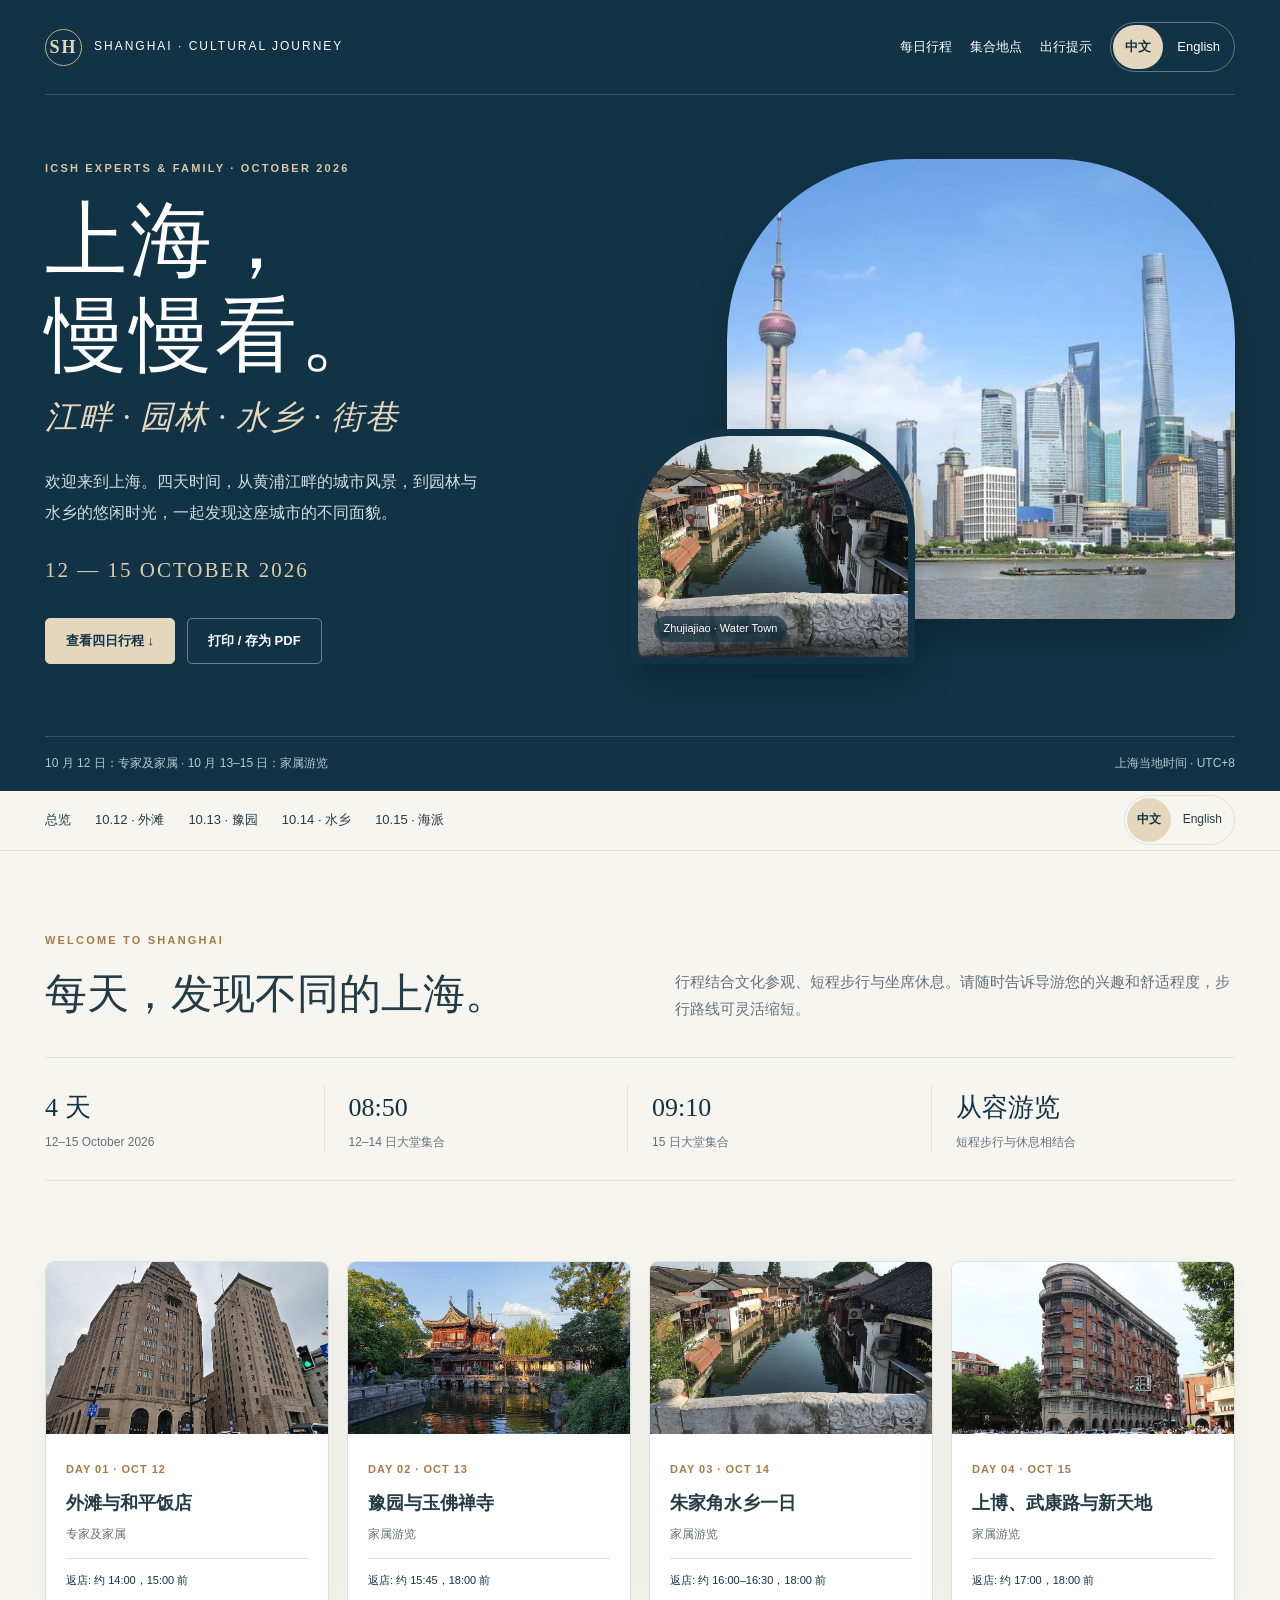
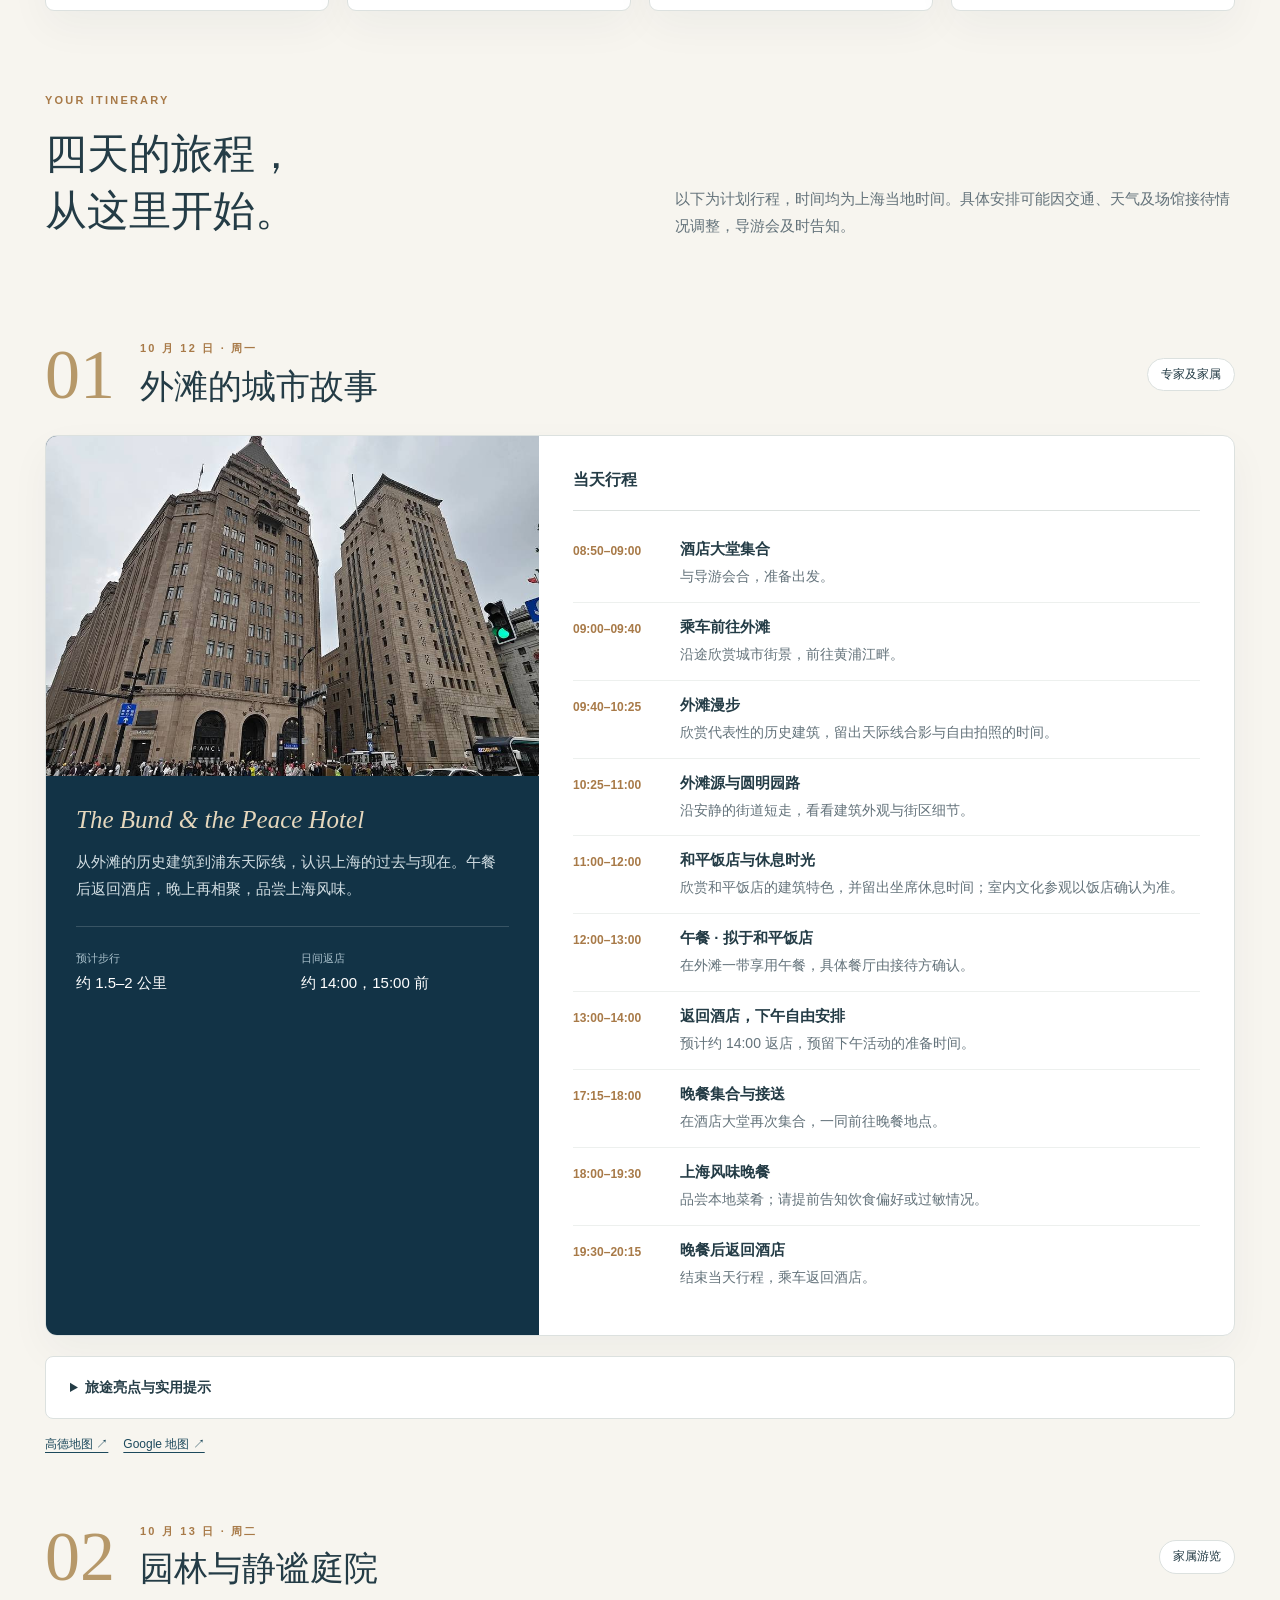
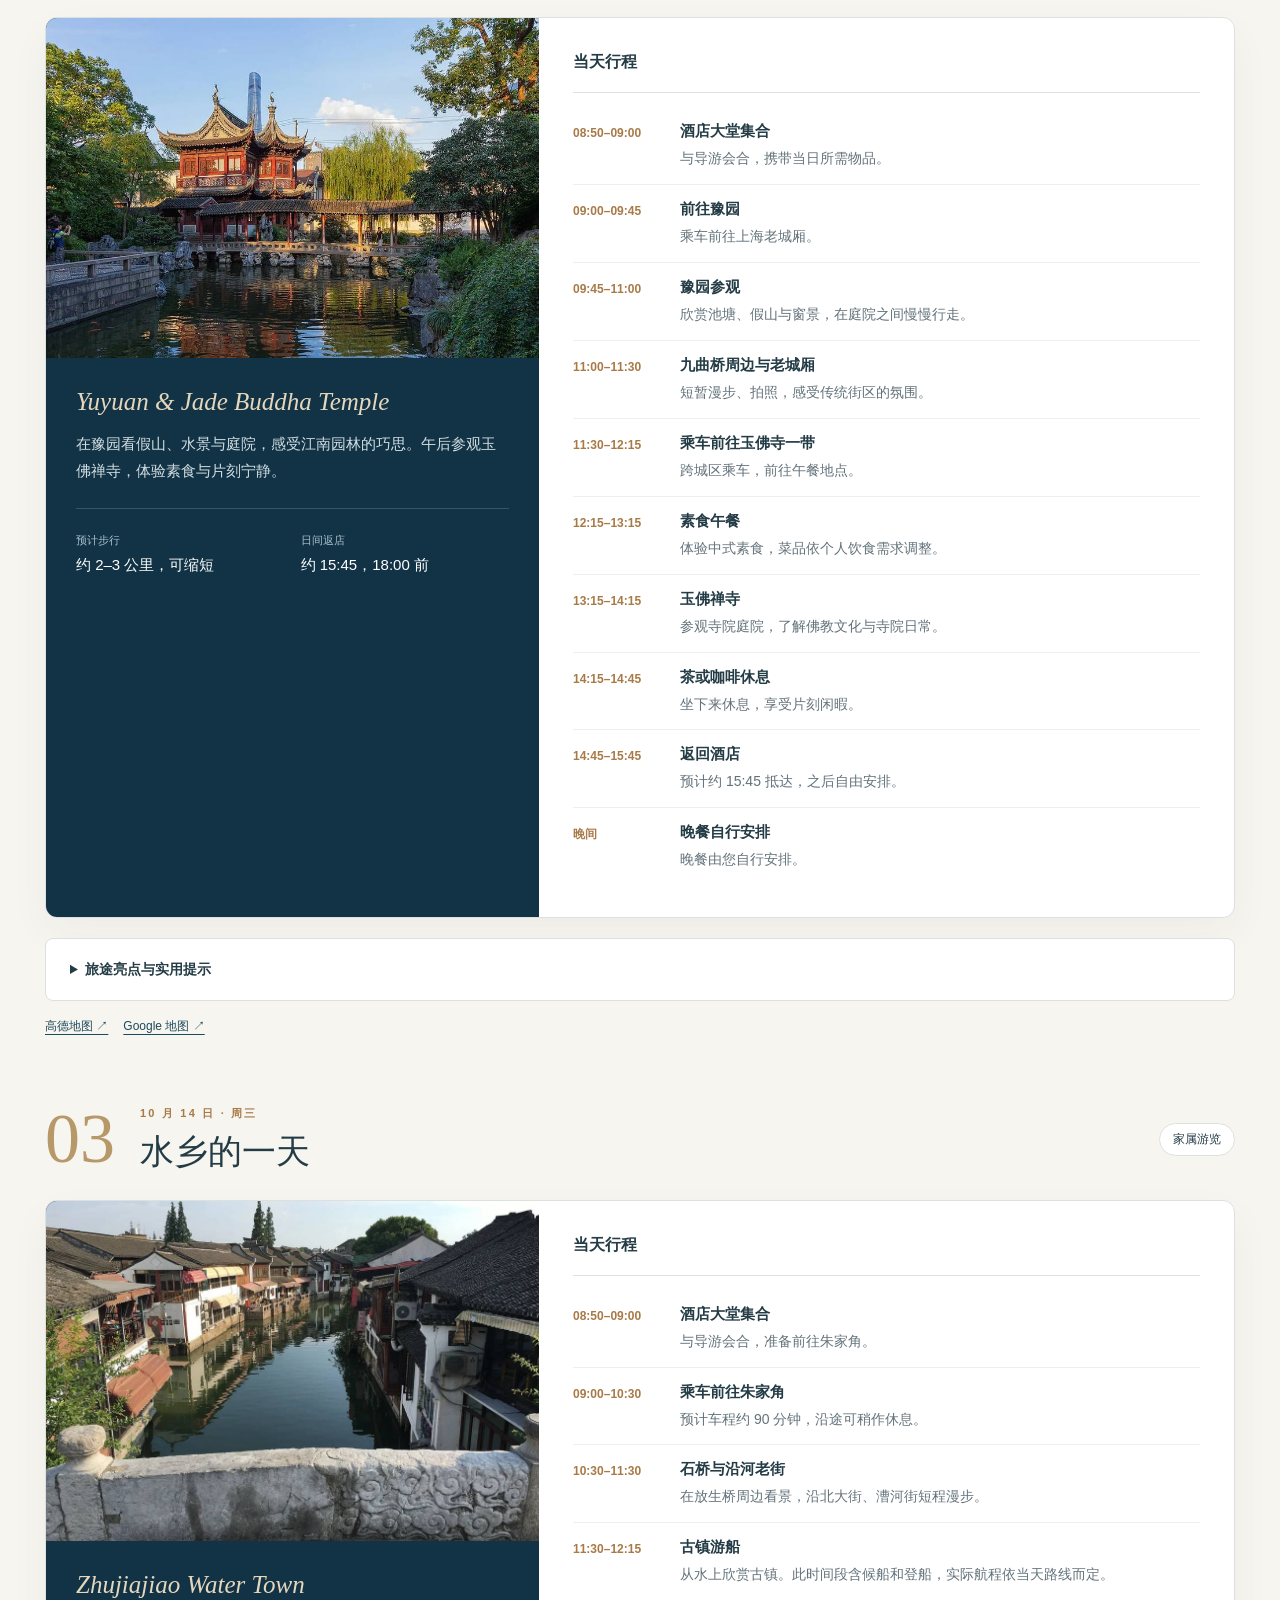
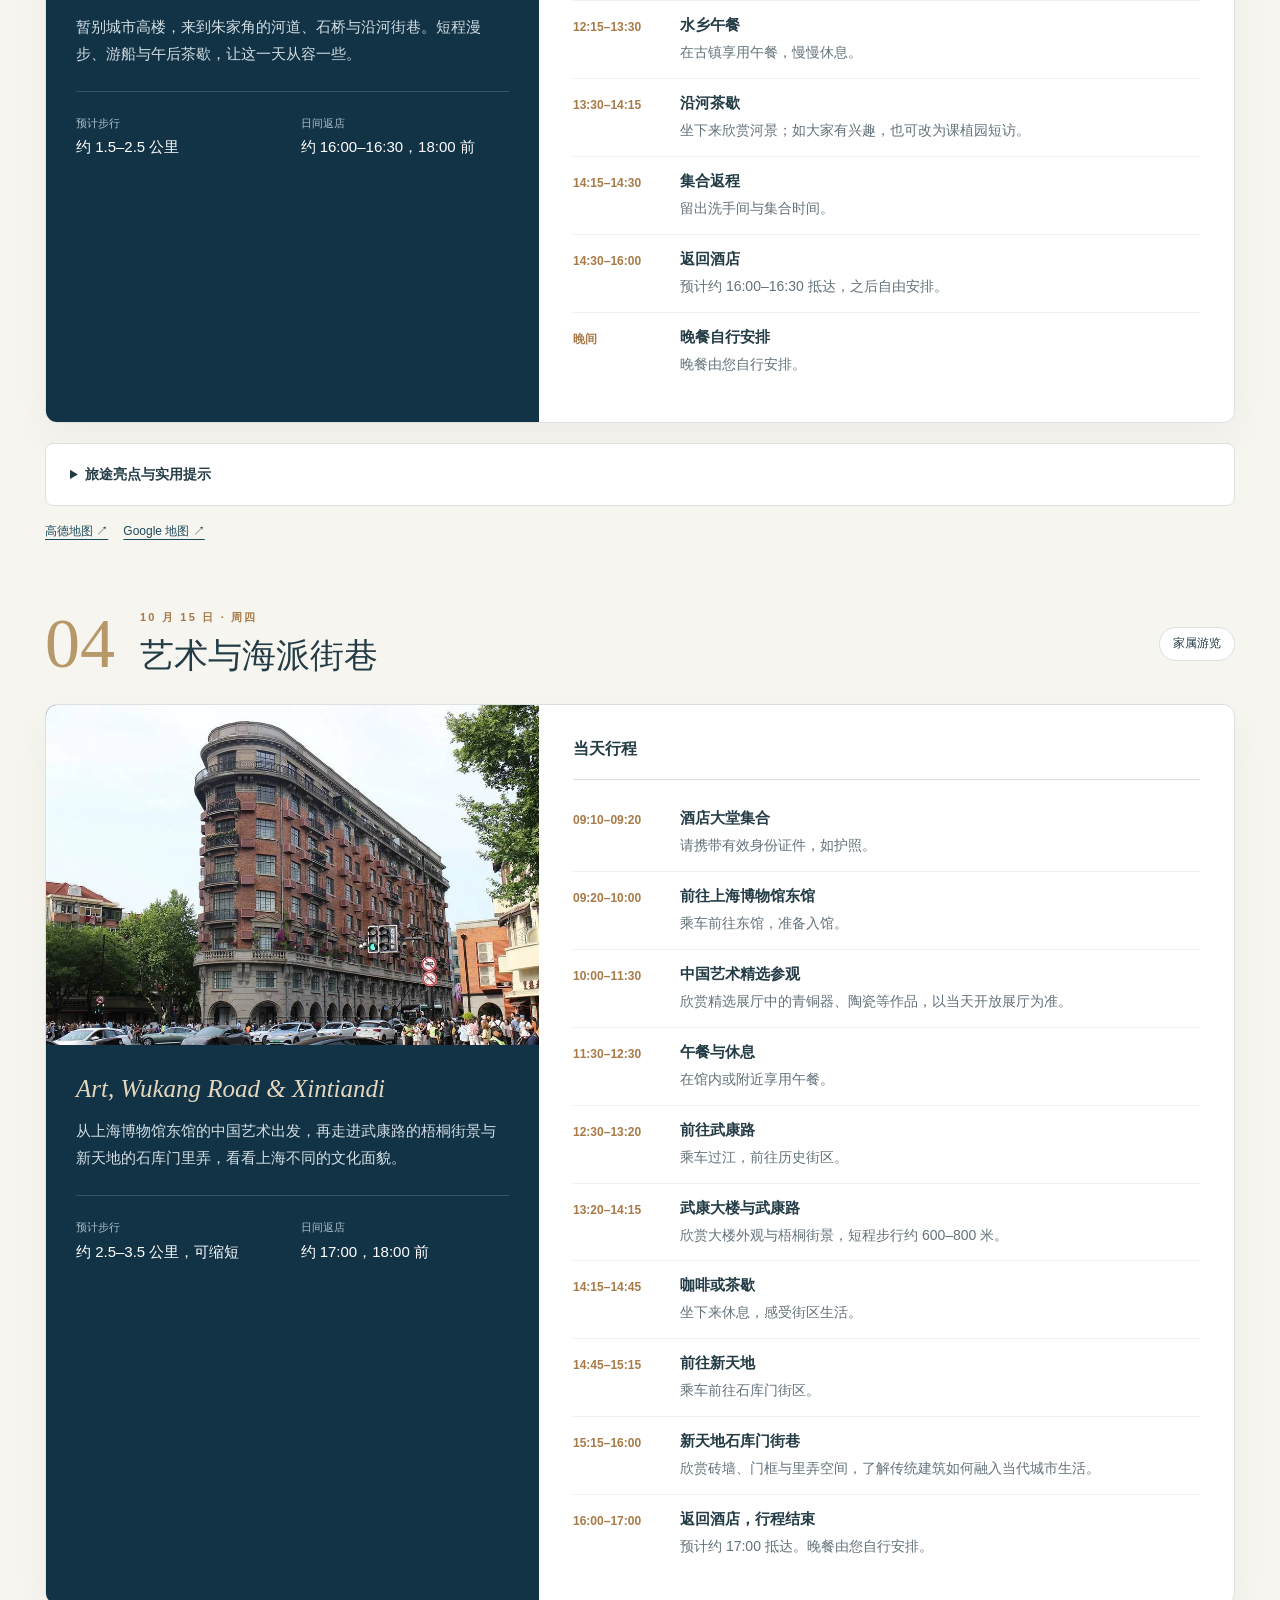
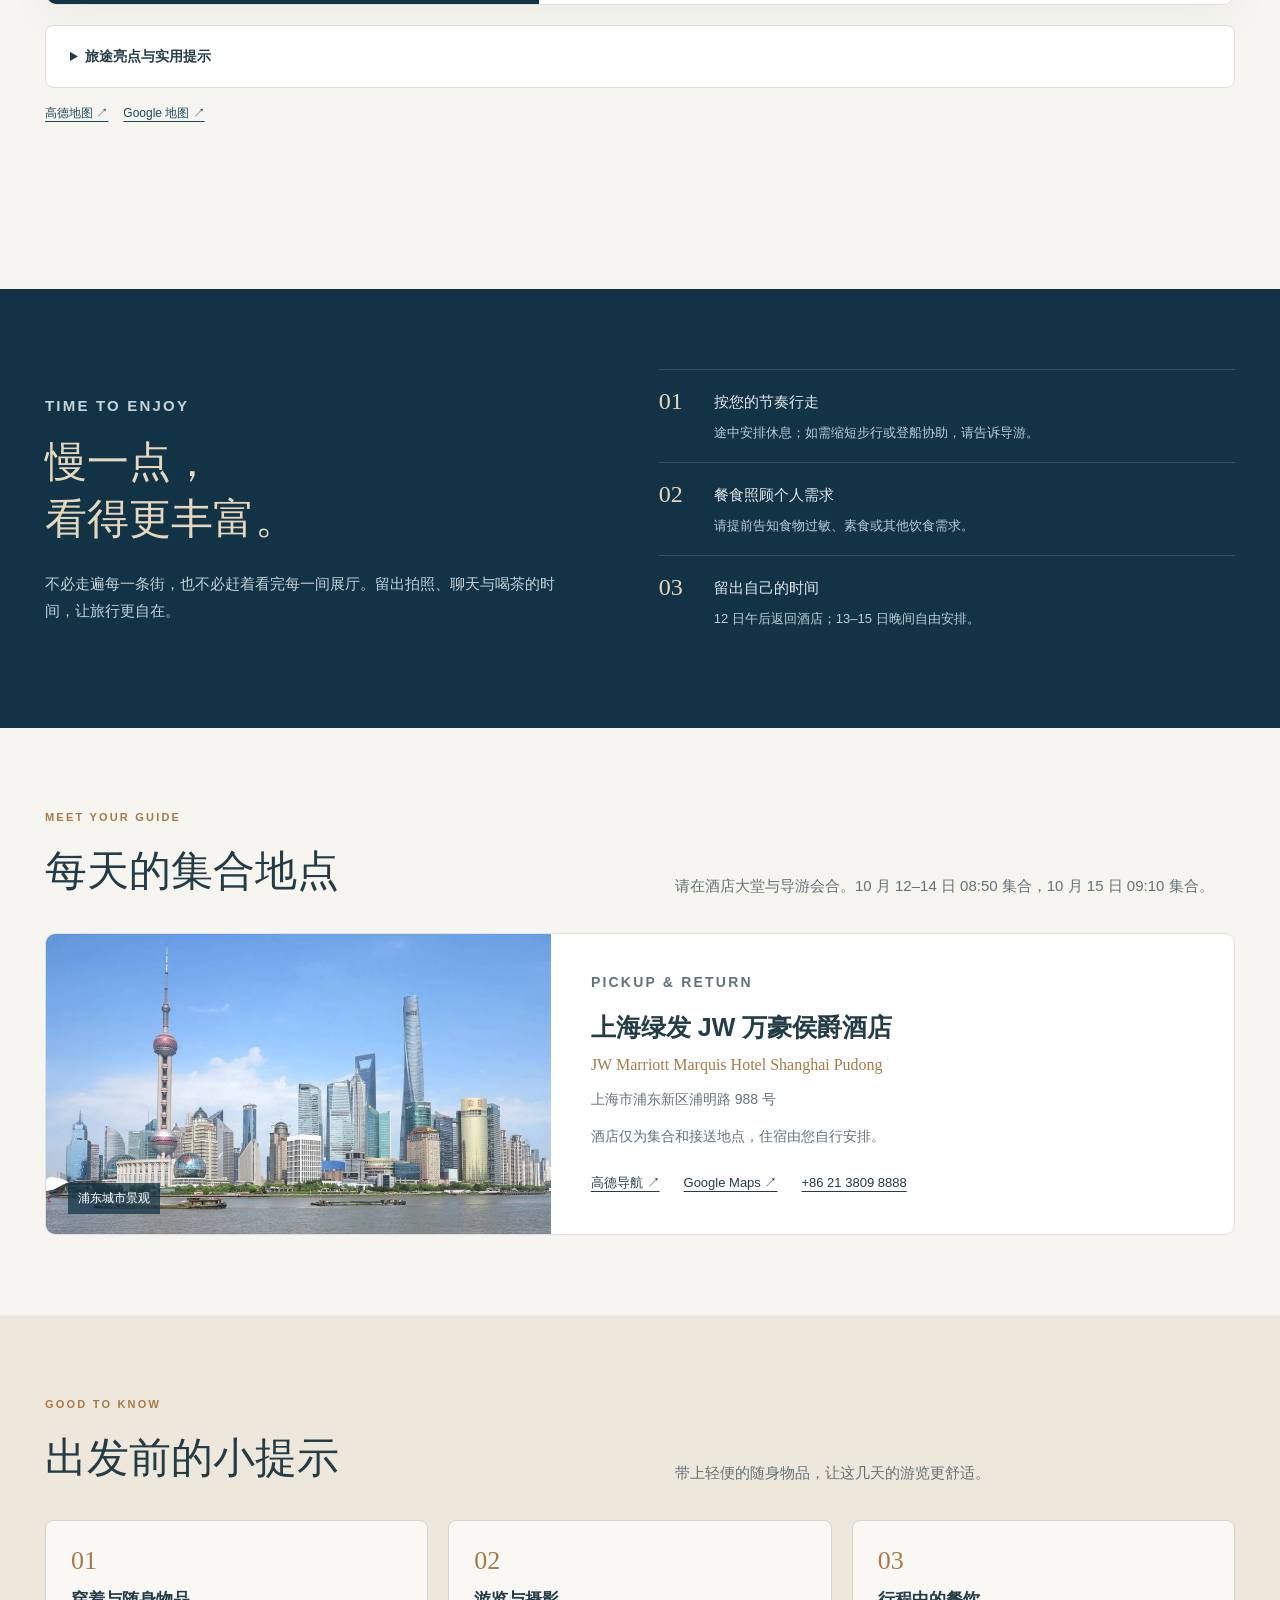
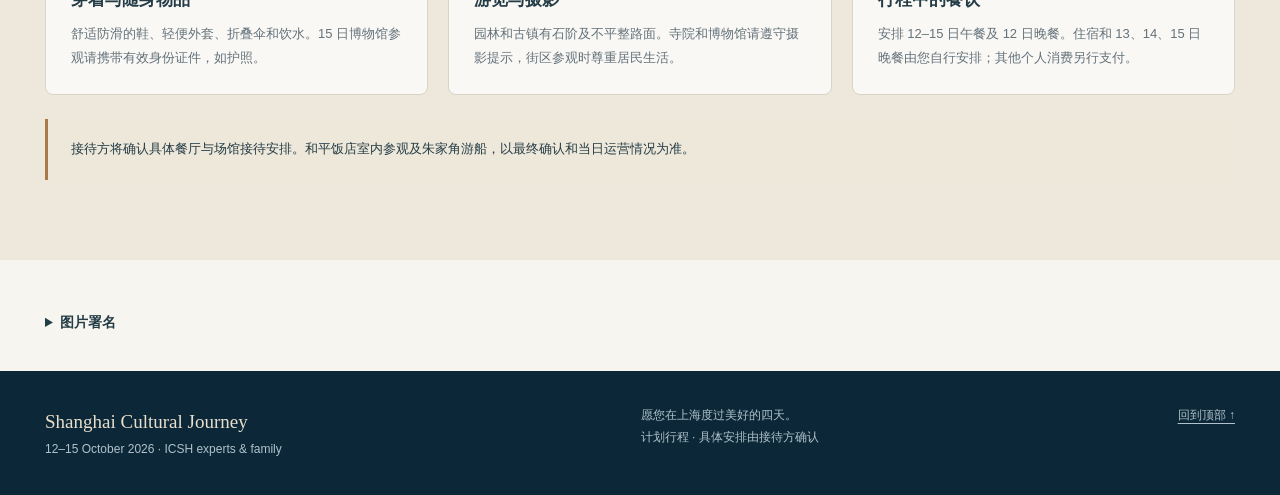
<file: index.html>
<!doctype html><html lang="zh-CN"><head><meta charset="utf-8"><meta name="viewport" content="width=device-width,initial-scale=1"><meta name="theme-color" content="#123346"><meta name="site-version" content="20261011-guest-v2"><meta name="description" content="Your Shanghai cultural visit, 12–15 October 2026. A bilingual itinerary for ICSH experts and family. 上海四日文化之旅，中英文行程。"><title>上海四日文化之旅 | 2026年10月12–15日</title><style>:root{--navy:#123346;--navy2:#1c495c;--ink:#243c46;--muted:#63727a;--paper:#f7f5ef;--sand:#e5d7bd;--gold:#a87a48;--line:#dce1df;--white:#fff;--shadow:0 16px 42px #1233460b}*{box-sizing:border-box}html{scroll-behavior:smooth;scroll-padding-top:96px}body{margin:0;background:var(--paper);color:var(--ink);font-family:"Segoe UI","Microsoft YaHei","PingFang SC",sans-serif;line-height:1.8}a{color:inherit;text-underline-offset:4px}button{font:inherit;cursor:pointer}button,a,input,summary{-webkit-tap-highlight-color:transparent}button:focus-visible,a:focus-visible,summary:focus-visible,input:focus-visible{outline:3px solid #d59447;outline-offset:5px}img{display:block;width:100%;object-fit:cover}h1,h2,h3,h4,p{margin:0}h1,h2,.serif{font-family:Georgia,"Songti SC","SimSun",serif}h2{font-size:clamp(30px,3.3vw,48px);font-weight:500;line-height:1.35}h3{font-size:21px;line-height:1.5}p+p{margin-top:12px}.shell{width:min(1190px,calc(100% - 64px));margin:auto}.skip{position:fixed;top:-100px;left:12px;background:white;z-index:100;padding:12px}.skip:focus{top:12px}.topbar{display:flex;justify-content:space-between;align-items:center;gap:24px;padding:22px 0;border-bottom:1px solid #ffffff2b;position:relative;z-index:2}.brand{display:flex;gap:12px;align-items:center;text-decoration:none;font-size:12px;letter-spacing:2px}.brand b{font-family:Georgia,serif;border:1px solid #c7ac7d;border-radius:50%;width:37px;height:37px;display:grid;place-items:center;color:var(--sand);font-size:18px}.toplinks{display:flex;gap:24px;align-items:center;font-size:13px}.toplinks a{text-decoration:none}.language{padding:7px 14px;border:1px solid #ffffff55;border-radius:24px}.hero{background:var(--navy);color:white;overflow:hidden}.hero-grid{display:grid;grid-template-columns:1fr 1.15fr;gap:60px;align-items:center;padding:64px 0 72px}.eyebrow{color:var(--gold);font-size:11px;font-weight:700;letter-spacing:2.2px;text-transform:uppercase;margin-bottom:14px}.hero .eyebrow{color:#d7c6a6}.hero h1{font-size:clamp(55px,6.4vw,92px);line-height:1.16;letter-spacing:3px;font-weight:500}.hero h1 em{display:block;color:var(--sand);font-size:.54em;letter-spacing:1px;font-weight:400;line-height:1.5;margin-top:10px}.hero-lead{color:#d2dce0;max-width:440px;margin:24px 0;font-size:16px;line-height:1.95}.date{font-family:Georgia,serif;color:#decda9;font-size:21px;letter-spacing:2px}.actions{display:flex;gap:12px;flex-wrap:wrap;margin-top:28px}.btn{display:inline-flex;align-items:center;justify-content:center;text-decoration:none;min-height:45px;padding:10px 20px;border:1px solid var(--line);border-radius:5px;background:transparent;color:var(--navy);font-size:13px;font-weight:600;gap:8px}.btn.primary{background:var(--sand);border-color:var(--sand);color:var(--navy)}.btn.ghost{color:white;border-color:#ffffff60}.hero-mosaic{height:505px;position:relative}.hero-photo{margin:0;position:absolute;overflow:hidden;box-shadow:0 20px 40px #0003}.hero-photo.main{right:0;top:0;width:84%;height:460px;border-radius:180px 180px 6px 6px}.hero-photo.small{bottom:0;left:0;width:47%;height:235px;border:7px solid var(--navy);border-radius:100px 100px 6px 6px}.hero-photo img{height:100%}.hero-photo figcaption{position:absolute;left:16px;bottom:15px;color:white;text-shadow:0 1px 7px #000;background:#123346aa;padding:3px 10px;font-size:11px;border-radius:20px}.hero-foot{padding:16px 0;border-top:1px solid #ffffff2b;color:#b5c6cf;font-size:12px;display:flex;justify-content:space-between;gap:20px}.quick-nav{background:#f7f5eff2;backdrop-filter:blur(12px);border-bottom:1px solid var(--line);position:sticky;top:0;z-index:20}.quick-nav .shell{display:flex;align-items:center;justify-content:space-between;gap:20px}.quick-nav a{text-decoration:none;font-size:13px;display:block;padding:17px 0;white-space:nowrap;border-bottom:2px solid transparent}.quick-nav a.active{border-color:var(--gold);color:var(--gold)}.quick-nav .small-label{font-family:Georgia,serif;font-size:12px;letter-spacing:2px;color:var(--muted)}.section{padding:80px 0}.section-head{display:grid;grid-template-columns:1fr 1fr;gap:70px;align-items:end;margin-bottom:34px}.section-head>p{color:var(--muted);font-size:15px}.facts{display:grid;grid-template-columns:repeat(4,1fr);gap:24px;border-top:1px solid var(--line);border-bottom:1px solid var(--line);padding:27px 0;margin-top:35px}.facts>div{border-right:1px solid var(--line);padding-right:20px}.facts>div:last-child{border:0}.facts strong{display:block;font-family:Georgia,"Microsoft YaHei",serif;font-size:28px;font-weight:400;color:var(--navy)}.facts span{display:block;font-size:12px;color:var(--muted)}.note{padding:18px 23px;background:#eee8da;border-left:3px solid var(--gold);font-size:13px;line-height:1.9;margin-top:24px}.overview{display:grid;grid-template-columns:repeat(4,1fr);gap:18px}.overview a{background:white;border:1px solid var(--line);text-decoration:none;overflow:hidden;border-radius:9px;transition:transform .2s;box-shadow:var(--shadow)}.overview a:hover{transform:translateY(-4px)}.overview img{height:172px}.overview .body{padding:20px}.overview small{font-size:11px;color:var(--gold);font-weight:700;letter-spacing:1px}.overview h3{font-size:18px;margin:7px 0}.overview p{font-size:12px;color:var(--muted);margin-bottom:12px}.overview span{font-size:11px;color:var(--navy);border-top:1px solid var(--line);display:block;padding-top:12px}.route-ribbon{background:var(--navy2);color:#dfd4bf;font-size:13px}.route-ribbon .shell{display:flex;justify-content:space-between;gap:18px;padding-block:23px}.route-ribbon span{color:#ffffff66}.day{padding-top:66px;scroll-margin-top:65px}.day-heading{display:flex;gap:25px;align-items:center;margin-bottom:25px}.day-number{font:70px/1 Georgia,serif;color:#b69869}.day-heading .eyebrow{margin-bottom:5px}.day-heading h2{font-size:34px}.day-heading .tag{margin-left:auto}.tag{padding:5px 13px;border:1px solid var(--line);border-radius:30px;font-size:12px;white-space:nowrap;background:#fff}.day-main{display:grid;grid-template-columns:.83fr 1.17fr;background:white;border:1px solid var(--line);border-radius:12px;overflow:hidden;box-shadow:var(--shadow)}.day-visual{background:var(--navy);color:white;display:flex;flex-direction:column}.day-visual>img{height:365px}.day-story{padding:30px}.day-story .en-name{font:italic 25px Georgia,serif;color:var(--sand);margin-bottom:14px}.day-story>p{color:#d2dee3;font-size:14px}.day-stats{display:grid;grid-template-columns:1fr 1fr;gap:16px;border-top:1px solid #ffffff29;margin-top:24px;padding-top:22px}.day-stats span{display:block;color:#a9c0cb;font-size:11px}.day-stats b{font-size:15px;font-weight:500}.day-route{margin-top:24px;font-size:12px;color:#cbd7de;border-left:2px solid var(--gold);padding-left:15px;line-height:2}.day-copy{padding:32px 34px}.timeline-top{display:flex;justify-content:space-between;align-items:center;padding-bottom:18px;border-bottom:1px solid var(--line);margin-bottom:14px;gap:15px}.timeline-top h3{font-size:16px}.copy-btn{border:0;background:#eff3f2;color:var(--navy);padding:6px 10px;border-radius:4px;font-size:11px;white-space:nowrap}.timeline{list-style:none;margin:0;padding:0}.timeline li{display:grid;grid-template-columns:91px 1fr;gap:16px;padding:12px 0;border-bottom:1px solid #edf0ee}.timeline li:last-child{border:0}.timeline time{font-size:11px;font-weight:700;color:var(--gold);padding-top:4px;font-variant-numeric:tabular-nums}.timeline h4{font-size:14px;line-height:1.6}.timeline p{font-size:12px;color:var(--muted);margin:3px 0 0;line-height:1.8}.day-tools{display:flex;gap:15px;margin-top:15px;font-size:12px}.day-tools a{color:var(--navy2)}.day-details{display:grid;grid-template-columns:1fr 1fr;gap:18px;margin-top:20px}.day-details details{background:#fff;border:1px solid var(--line);border-radius:7px;padding:0 22px}.day-details summary{font-size:14px;font-weight:600;cursor:pointer;padding:17px 0}.detail-inner{padding:0 0 22px;color:var(--muted);font-size:13px}.detail-inner ul{padding-left:19px;margin:0}.detail-inner li+li{margin-top:8px}.detail-inner a{font-size:12px}.detail-photo{height:180px;border-radius:4px;margin-bottom:14px}.source-inline{font-size:11px;margin-top:10px;color:var(--muted)}.comfort{margin-top:84px;background:var(--navy);color:#e2e9eb}.comfort h2{color:var(--sand)}.comfort-grid{display:grid;grid-template-columns:1fr 1.1fr;gap:90px}.comfort-copy>p{color:#c6d3d9;margin-top:23px;font-size:15px}.comfort-list{list-style:none;margin:0;padding:0}.comfort-list li{display:grid;grid-template-columns:35px 1fr;gap:20px;border-top:1px solid #ffffff26;padding:18px 0}.comfort-list li>span{font:24px Georgia,serif;color:var(--sand)}.comfort-list strong{font-size:15px;font-weight:500}.comfort-list p{font-size:13px;color:#bdcdd4;margin-top:4px}.hotel{display:grid;grid-template-columns:.85fr 1.15fr;border:1px solid var(--line);border-radius:10px;overflow:hidden;background:white}.hotel-visual{position:relative;min-height:300px}.hotel-visual img{height:100%;position:absolute;inset:0}.hotel-visual span{position:absolute;bottom:20px;left:22px;color:white;background:#123346bd;font-size:12px;padding:5px 10px}.hotel-content{padding:36px 40px}.hotel-content h3{font-size:25px;margin-bottom:9px}.hotel-content>p{font-size:14px;color:var(--muted)}.hotel-content .en{font:16px Georgia,serif;color:var(--gold);margin-bottom:13px}.contact-strip{display:flex;gap:24px;margin:22px 0 0;font-size:13px;flex-wrap:wrap}.practical{background:#eee8dc}.practical-grid{display:grid;grid-template-columns:repeat(3,1fr);gap:20px}.practical-grid article{background:#ffffffb5;border:1px solid #d6d5c7;padding:25px;border-radius:8px}.practical-grid .num{font:26px Georgia,serif;color:var(--gold)}.practical-grid h3{font-size:17px;margin:8px 0 10px}.practical-grid p{font-size:13px;color:var(--muted)}.check-panel{display:grid;grid-template-columns:.7fr 1.3fr;gap:60px;padding:40px;background:white;border-radius:10px;margin-top:24px}.check-panel h3{font-size:25px}.check-panel .aside p{color:var(--muted);font-size:13px;margin-top:10px}.checklist label{display:flex;align-items:flex-start;gap:11px;font-size:13px;padding:12px 0;border-bottom:1px solid var(--line);cursor:pointer}.checklist label:last-child{border:0}.checklist input{margin-top:6px;accent-color:var(--navy);width:16px;height:16px;flex-shrink:0}.checklist input:checked+span{color:#6c7c72}.progress{font-size:12px;color:var(--gold);margin-top:17px}.table-wrap{overflow-x:auto;margin-top:24px}table{width:100%;border-collapse:collapse;background:#fff;font-size:13px}th,td{text-align:left;padding:16px 20px;border-bottom:1px solid var(--line);vertical-align:top}th{background:#e3e9e8;color:var(--navy);font-weight:600}td:first-child{white-space:nowrap}td:last-child{color:var(--muted)}.sources{padding-top:50px;padding-bottom:60px}.sources summary{font-size:14px;font-weight:600;cursor:pointer}.sources .source-grid{display:grid;grid-template-columns:1fr 1fr;gap:35px;margin-top:20px}.sources ol{margin:0;padding-left:18px;font-size:12px;color:var(--muted)}.sources li+li{margin-top:8px}.sources .small{font-size:12px;color:var(--muted);margin-top:15px}.credit-list{margin-top:15px;font-size:11px;line-height:1.9;color:var(--muted)}footer{background:#0c2838;color:#b0c2cc;padding:34px 0;font-size:12px}footer .shell{display:flex;justify-content:space-between;gap:30px}footer strong{color:#e8dfcc;display:block;font-family:Georgia,"Microsoft YaHei",serif;font-weight:400;font-size:19px}.toast{position:fixed;bottom:24px;left:50%;transform:translateX(-50%);background:#123346;color:white;padding:12px 23px;border-radius:6px;box-shadow:0 4px 20px #0002;opacity:0;pointer-events:none;z-index:90;font-size:13px;transition:opacity .2s}.toast.show{opacity:1}.english-note{margin-top:14px;font-size:12px;color:#70828a}.no-print{}.print-title{display:none}
@media(min-width:1600px){.hero-grid{padding:80px 0}.hero-mosaic{height:540px}.hero-photo.main{height:490px}}
@media(max-width:1000px){.hero-grid{gap:32px}.hero h1{font-size:62px}.hero-mosaic{height:415px}.hero-photo.main{height:380px}.hero-photo.small{height:190px}.shell{width:calc(100% - 40px)}.overview{gap:12px}.overview img{height:130px}.overview .body{padding:15px}.day-main{grid-template-columns:.78fr 1.22fr}.day-copy{padding:24px}.timeline li{grid-template-columns:82px 1fr;gap:10px}.comfort-grid{gap:45px}.toplinks{gap:17px}.quick-nav .small-label{display:none}}
@media(max-width:750px){html{scroll-padding-top:62px}.shell{width:calc(100% - 32px)}.topbar{padding:16px 0}.brand{font-size:10px;letter-spacing:1px}.toplinks>a:not(.language){display:none}.toplinks{gap:8px}.hero-grid{grid-template-columns:1fr;padding:40px 0 35px;gap:36px}.hero h1{font-size:61px}.hero-lead{font-size:14px;margin:19px 0;max-width:100%}.hero-mosaic{height:350px;max-width:470px;width:100%;margin:auto}.hero-photo.main{height:325px;width:81%;border-radius:140px 140px 6px 6px}.hero-photo.small{height:181px;width:47%}.hero-foot{display:block;font-size:10px}.hero-foot span+span{display:block;margin-top:5px}.quick-nav .shell{overflow-x:auto;gap:24px}.quick-nav a{font-size:12px;padding:14px 0}.section{padding:50px 0}.section-head{grid-template-columns:1fr;gap:18px;margin-bottom:25px}.section-head>p{font-size:14px}.facts{grid-template-columns:1fr 1fr;gap:22px;margin-top:24px}.facts>div:nth-child(2){border:0}.facts strong{font-size:25px}.overview{grid-template-columns:1fr 1fr;gap:14px}.overview img{height:133px}.overview h3{font-size:16px}.overview p{font-size:11px}.overview span{font-size:10px}.route-ribbon .shell{overflow-x:auto;white-space:nowrap;font-size:11px;gap:20px}.day{padding-top:45px}.day-heading{gap:15px;flex-wrap:wrap;margin-bottom:20px}.day-number{font-size:52px}.day-heading h2{font-size:25px}.day-heading .tag{margin-left:67px;margin-top:-12px;font-size:11px}.day-heading .eyebrow{font-size:10px}.day-main{grid-template-columns:1fr}.day-visual>img{height:250px}.day-story{padding:24px}.day-stats{margin-top:18px;padding-top:16px}.day-copy{padding:22px 20px}.timeline li{grid-template-columns:78px 1fr;padding:13px 0;gap:10px}.timeline time{font-size:10px}.timeline p{font-size:12px}.day-details{grid-template-columns:1fr;gap:12px}.comfort{margin-top:50px}.comfort-grid{grid-template-columns:1fr;gap:30px}.hotel{grid-template-columns:1fr}.hotel-visual{min-height:230px}.hotel-content{padding:26px}.hotel-content h3{font-size:22px}.practical-grid{grid-template-columns:1fr;gap:14px}.practical-grid article{padding:23px}.check-panel{grid-template-columns:1fr;gap:20px;padding:25px}.sources .source-grid{grid-template-columns:1fr;gap:20px}th,td{padding:13px 14px;font-size:12px}.sources{padding-top:30px}footer .shell{display:block}footer .shell>div+div{margin-top:17px}.date{font-size:18px}}
@media screen{.timeline p{font-size:14px}.timeline h4{font-size:15px}.timeline time{font-size:12px}.day-story>p{font-size:15px}.day-visual{align-self:stretch}.day-main{align-items:stretch}.day-visual>img{flex-grow:1;min-height:365px}.day-details{align-items:start}.detail-photo+.source-inline{margin-bottom:14px}}
@media screen and (max-width:750px){.hero h1 em{font-size:24px;letter-spacing:0}.day-visual>img{flex:none;min-height:250px}.timeline p{font-size:13px}.timeline time{font-size:11px}.day-story>p{font-size:14px}html[lang="en"] .hero h1{font-size:49px;letter-spacing:0}}
@media(prefers-reduced-motion:reduce){html{scroll-behavior:auto}*{transition:none!important}}
@media print{@page{size:A4;margin:13mm}html{scroll-behavior:auto}body{background:#fff;color:#152f3d;font-size:10pt;-webkit-print-color-adjust:exact;print-color-adjust:exact}.shell{width:100%}.no-print,.topbar,.quick-nav,.hero-mosaic,.actions,.copy-btn,.toast,.sources,.day-tools,.route-ribbon{display:none!important}.hero{background:white;color:#123346}.hero-grid{display:block;padding:10px 0}.hero h1{font-size:30pt}.hero h1 em{font-size:15pt;color:#6d614c}.hero .eyebrow,.hero-lead,.date{color:#334d5c}.hero-lead{max-width:none;margin:12px 0;font-size:10pt}.hero-foot{color:#555;border-color:#ddd;padding:8px 0}.section{padding:18px 0}.section-head{gap:24px;margin-bottom:16px}.section-head h2{font-size:19pt}.section-head>p{font-size:9pt}.facts{margin-top:15px;padding:12px 0}.facts strong{font-size:17pt}.facts span{font-size:8pt}.overview img{height:90px}.overview .body{padding:10px}.overview h3{font-size:10pt}.overview p{font-size:8pt}.note{font-size:9pt;padding:10px 14px}.day{break-before:page;padding-top:5px}.day-heading h2{font-size:21pt}.day-number{font-size:45pt}.day-main{display:block;border:0;box-shadow:none}.day-visual{display:grid;grid-template-columns:.6fr 1fr;break-inside:avoid}.day-visual>img{height:190px}.day-story{padding:15px}.day-story>p{font-size:9pt}.day-story .en-name{font-size:17pt;margin-bottom:8px}.day-stats{margin-top:10px;padding-top:8px;gap:6px}.day-stats b{font-size:9pt}.day-stats span{font-size:8pt}.day-route{font-size:8pt;margin-top:8px;line-height:1.5}.day-copy{padding:14px 0}.timeline-top{padding:0 0 8px;margin:0}.timeline li{padding:6px 0;grid-template-columns:85px 1fr;break-inside:avoid}.timeline time{font-size:8pt}.timeline h4{font-size:9pt}.timeline p{font-size:8.5pt;line-height:1.5}.day-details{display:block;margin-top:8px}.day-details details{margin-top:9px;break-inside:avoid;padding:0 14px}.day-details summary{padding:10px 0;font-size:9pt}.detail-inner{font-size:8.5pt;padding-bottom:12px}.detail-photo{display:none}.comfort{margin-top:18px;break-before:page;padding:25px}.comfort-grid{gap:30px}.comfort h2{font-size:20pt}.comfort-copy>p,.comfort-list p{font-size:9pt}.comfort-list strong{font-size:10pt}.hotel{break-inside:avoid}.hotel-visual{min-height:220px}.hotel-content{padding:20px}.hotel-content h3{font-size:16pt}.hotel-content>p{font-size:9pt}.practical{background:#fff;break-before:page}.practical-grid{gap:10px}.practical-grid article{padding:15px}.practical-grid h3{font-size:11pt}.practical-grid p{font-size:9pt}.check-panel{padding:20px;border:1px solid #ddd;gap:30px}.checklist label{font-size:9pt;padding:8px 0}th,td{font-size:9pt;padding:10px}.sources[open]{display:block!important;font-size:8pt}footer{padding:15px;background:white;color:#555;border-top:1px solid #ddd}footer strong{color:#123346;font-size:12pt}}

html{scroll-behavior:auto}
.language-input{position:fixed;top:0;left:0;width:1px;height:1px;margin:-1px;padding:0;overflow:hidden;clip:rect(0,0,0,0);border:0}
.page-en{display:none}#language-en:checked~.page-zh{display:none}#language-en:checked~.page-en{display:block}
.language-group{display:flex;align-items:center;flex-shrink:0;border:1px solid #ffffff55;border-radius:26px;padding:2px;gap:2px;white-space:nowrap}
.language-group label{display:inline-flex;align-items:center;justify-content:center;min-height:44px;padding:7px 12px;border-radius:24px;font-size:13px;cursor:pointer;touch-action:manipulation;user-select:none;-webkit-user-select:none}
#language-zh:checked~.page label[for="language-zh"],#language-en:checked~.page label[for="language-en"]{background:#e5d7bd;color:#123346;font-weight:700}
#language-zh:focus-visible~.page label[for="language-zh"],#language-en:focus-visible~.page label[for="language-en"]{outline:3px solid #d59447;outline-offset:2px}
.quick-nav .shell{gap:15px;overflow:visible}.quick-nav .language-group{border-color:var(--line);margin-left:auto}.quick-nav .language-group label{font-size:12px;padding:4px 10px}
.nav-items{display:flex;align-items:center;gap:24px;flex:1;min-width:0;overflow-x:auto;-webkit-overflow-scrolling:touch;scrollbar-width:thin}
.js-action{display:none}.js-ready .js-action{display:inline-flex}
img{height:auto;background:#d9e0df}.page-en .hero h1{letter-spacing:0}.hero h1 em{font-size:clamp(23px,2.55vw,38px)}
.day-visual>img{flex-grow:0;height:340px;min-height:0}.day-story{flex:1}.timeline p{font-size:14px;line-height:1.85}.timeline time{font-size:12px}
.guest-notes{margin-top:20px;background:#fff;border:1px solid var(--line);border-radius:8px;padding:0 24px}.guest-notes summary{cursor:pointer;padding:18px 0;font-weight:600;font-size:14px}
.detail-gallery{display:flex;gap:16px;flex-wrap:wrap}.detail-gallery img{max-width:360px;height:200px;object-fit:cover}.detail-inner{font-size:14px}.sources a{overflow-wrap:anywhere}
.facts strong{font-size:26px}.sources{padding-bottom:36px}.hero-foot{align-items:center}.toplinks{gap:18px}.topbar{gap:18px}
@media(max-width:1000px){.hero-grid{grid-template-columns:1fr 1fr;gap:24px}.hero h1{font-size:56px}.hero h1 em{font-size:24px}.toplinks{gap:12px}.brand{letter-spacing:1px}}
@media(max-width:750px){.toplinks>a{display:none}.hero-grid{grid-template-columns:1fr}.hero h1{font-size:58px}.page-en .hero h1{font-size:48px}.hero h1 em{font-size:23px}.brand span{font-size:9px;line-height:1.45;max-width:130px}.topbar{gap:8px}.language-group label{padding:5px 10px;font-size:12px}.quick-nav .shell{gap:10px}.quick-nav .language-group label{padding:4px 8px}.day-visual>img{height:260px;min-height:0}.timeline li{grid-template-columns:82px 1fr}.timeline p{font-size:14px}.timeline time{font-size:11px}.timeline h4{font-size:15px}.overview .body{padding:14px}.overview h3{font-size:16px}.guest-notes{padding:0 20px}.detail-gallery img{max-width:100%;height:200px}.hero-mosaic{height:310px}.hero-photo.main{height:285px}.hero-photo.small{height:155px}.facts strong{font-size:24px}}
@media(max-width:380px){.brand span{max-width:95px;font-size:8px}.brand{gap:7px}.brand b{width:30px;height:30px}.hero h1{font-size:52px}.page-en .hero h1{font-size:43px}.overview{gap:10px}.overview h3{font-size:14px}}
@media print{.language-group,.language-input,.js-action{display:none!important}.guest-notes{break-inside:avoid;margin-top:10px}.guest-notes summary{font-size:10pt;padding:9px 0}.guest-notes .detail-gallery{display:none}.day-visual>img{height:190px;min-height:0}.timeline p{font-size:9pt}.hero h1 em{font-size:15pt}}
</style></head><body><input class="language-input" id="language-zh" name="site-language" type="radio" aria-label="中文" checked><input class="language-input" id="language-en" name="site-language" type="radio" aria-label="English"><script>(function(){try{var q=location.search.match(/[?&]lang=(en|zh)(?:&|$)/);var lang=q?q[1]:'zh';document.getElementById('language-'+lang).checked=true;document.documentElement.lang=lang==='en'?'en':'zh-CN';}catch(e){}})();</script><div class="page page-zh" lang="zh-CN">
    <a class="skip" href="#zh-itinerary">跳至行程</a>
    <header class="hero" id="zh-top"><nav class="topbar shell" aria-label="主导航"><a class="brand" href="#zh-top"><b>SH</b><span>SHANGHAI · CULTURAL JOURNEY</span></a><div class="toplinks"><a href="#zh-itinerary">每日行程</a><a href="#zh-meeting">集合地点</a><a href="#zh-practical">出行提示</a><div class="language-group"><label for="language-zh" lang="zh-CN">中文</label><label for="language-en" lang="en">English</label></div></div></nav>
    <div class="hero-grid shell"><div><p class="eyebrow">ICSH EXPERTS & FAMILY · OCTOBER 2026</p><h1>上海，<br>慢慢看。<em>江畔 · 园林 · 水乡 · 街巷</em></h1><p class="hero-lead">欢迎来到上海。四天时间，从黄浦江畔的城市风景，到园林与水乡的悠闲时光，一起发现这座城市的不同面貌。</p><div class="date">12 — 15 OCTOBER 2026</div><div class="actions"><a class="btn primary" href="#zh-itinerary">查看四日行程 ↓</a><button class="btn ghost js-action" data-print>打印 / 存为 PDF</button></div></div><div class="hero-mosaic"><figure class="hero-photo main"><img src="photo-skyline-3beae1f4.jpg" alt="从外滩眺望浦东天际线" width="1000" height="563" class="" loading="eager" decoding="async"><figcaption>Shanghai · The Bund</figcaption></figure><figure class="hero-photo small"><img src="photo-zhujiajiao-4879df16.jpg" alt="朱家角沿河街景" width="1000" height="750" class="" loading="eager" decoding="async"><figcaption>Zhujiajiao · Water Town</figcaption></figure></div></div><div class="hero-foot shell"><span>10 月 12 日：专家及家属 · 10 月 13–15 日：家属游览</span><span>上海当地时间 · UTC+8</span></div></header>
    <nav class="quick-nav" aria-label="行程导航"><div class="shell"><div class="nav-items"><a href="#zh-overview">总览</a><a href="#zh-day1">10.12 · 外滩</a><a href="#zh-day2">10.13 · 豫园</a><a href="#zh-day3">10.14 · 水乡</a><a href="#zh-day4">10.15 · 海派</a></div><div class="language-group"><label for="language-zh" lang="zh-CN">中文</label><label for="language-en" lang="en">English</label></div></div></nav>
    <main><section class="section shell" id="zh-overview"><div class="section-head"><div><p class="eyebrow">WELCOME TO SHANGHAI</p><h2>每天，发现不同的上海。</h2></div><p>行程结合文化参观、短程步行与坐席休息。请随时告诉导游您的兴趣和舒适程度，步行路线可灵活缩短。</p></div><div class="facts"><div><strong>4 天</strong><span>12–15 October 2026</span></div><div><strong>08:50</strong><span>12–14 日大堂集合</span></div><div><strong>09:10</strong><span>15 日大堂集合</span></div><div><strong>从容游览</strong><span>短程步行与休息相结合</span></div></div></section>
    <section class="shell" aria-label="四日概览"><div class="overview"><a href="#zh-day1"><img src="photo-peace-hotel-7ed19307.jpg" alt="和平饭店外观" width="913" height="750" class="" loading="lazy" decoding="async"><div class="body"><small>DAY 01 · OCT 12</small><h3>外滩与和平饭店</h3><p>专家及家属</p><span>返店: 约 14:00，15:00 前</span></div></a><a href="#zh-day2"><img src="photo-yuyuan-ea918199.jpg" alt="豫园园内景观" width="1000" height="587" class="" loading="lazy" decoding="async"><div class="body"><small>DAY 02 · OCT 13</small><h3>豫园与玉佛禅寺</h3><p>家属游览</p><span>返店: 约 15:45，18:00 前</span></div></a><a href="#zh-day3"><img src="photo-zhujiajiao-4879df16.jpg" alt="朱家角漕河街与泰安桥" width="1000" height="750" class="" loading="eager" decoding="async"><div class="body"><small>DAY 03 · OCT 14</small><h3>朱家角水乡一日</h3><p>家属游览</p><span>返店: 约 16:00–16:30，18:00 前</span></div></a><a href="#zh-day4"><img src="photo-wukang-7d66bddd.jpg" alt="武康大楼外观" width="1000" height="666" class="" loading="lazy" decoding="async"><div class="body"><small>DAY 04 · OCT 15</small><h3>上博、武康路与新天地</h3><p>家属游览</p><span>返店: 约 17:00，18:00 前</span></div></a></div></section>
    <section class="section shell" id="zh-itinerary"><div class="section-head"><div><p class="eyebrow">YOUR ITINERARY</p><h2>四天的旅程，<br>从这里开始。</h2></div><p>以下为计划行程，时间均为上海当地时间。具体安排可能因交通、天气及场馆接待情况调整，导游会及时告知。</p></div><article class="day" id="zh-day1"><div class="day-heading"><span class="day-number">01</span><div><p class="eyebrow">10 月 12 日 · 周一</p><h2>外滩的城市故事</h2></div><span class="tag">专家及家属</span></div>
        <div class="day-main"><div class="day-visual"><img src="photo-peace-hotel-7ed19307.jpg" alt="和平饭店外观" width="913" height="750" class="" loading="lazy" decoding="async"><div class="day-story"><div class="en-name">The Bund &amp; the Peace Hotel</div><p>从外滩的历史建筑到浦东天际线，认识上海的过去与现在。午餐后返回酒店，晚上再相聚，品尝上海风味。</p><div class="day-stats"><div><span>预计步行</span><b>约 1.5–2 公里</b></div><div><span>日间返店</span><b>约 14:00，15:00 前</b></div></div></div></div><div class="day-copy"><div class="timeline-top"><h3>当天行程</h3></div><ol class="timeline"><li><time>08:50–09:00</time><div><h4>酒店大堂集合</h4><p>与导游会合，准备出发。</p></div></li><li><time>09:00–09:40</time><div><h4>乘车前往外滩</h4><p>沿途欣赏城市街景，前往黄浦江畔。</p></div></li><li><time>09:40–10:25</time><div><h4>外滩漫步</h4><p>欣赏代表性的历史建筑，留出天际线合影与自由拍照的时间。</p></div></li><li><time>10:25–11:00</time><div><h4>外滩源与圆明园路</h4><p>沿安静的街道短走，看看建筑外观与街区细节。</p></div></li><li><time>11:00–12:00</time><div><h4>和平饭店与休息时光</h4><p>欣赏和平饭店的建筑特色，并留出坐席休息时间；室内文化参观以饭店确认为准。</p></div></li><li><time>12:00–13:00</time><div><h4>午餐 · 拟于和平饭店</h4><p>在外滩一带享用午餐，具体餐厅由接待方确认。</p></div></li><li><time>13:00–14:00</time><div><h4>返回酒店，下午自由安排</h4><p>预计约 14:00 返店，预留下午活动的准备时间。</p></div></li><li><time>17:15–18:00</time><div><h4>晚餐集合与接送</h4><p>在酒店大堂再次集合，一同前往晚餐地点。</p></div></li><li><time>18:00–19:30</time><div><h4>上海风味晚餐</h4><p>品尝本地菜肴；请提前告知饮食偏好或过敏情况。</p></div></li><li><time>19:30–20:15</time><div><h4>晚餐后返回酒店</h4><p>结束当天行程，乘车返回酒店。</p></div></li></ol></div></div>
        <div class="guest-notes"><details><summary>旅途亮点与实用提示</summary><div class="detail-inner"><div class="detail-gallery"><img src="photo-bund-2319af38.jpg" alt="外滩建筑群 · 空中视角示意，本行程不含登塔" width="1000" height="666" class="detail-photo" loading="lazy" decoding="async"></div><ul><li>外滩沿江漫步，欣赏浦东天际线。</li><li>走进外滩源与圆明园路，感受历史街区的建筑细节。</li><li>和平饭店室内文化参观视饭店确认情况安排。</li></ul></div></details></div><div class="day-tools"><a href="https://uri.amap.com/search?keyword=%E4%B8%8A%E6%B5%B7%E5%92%8C%E5%B9%B3%E9%A5%AD%E5%BA%97%20%E5%8D%97%E4%BA%AC%E4%B8%9C%E8%B7%AF20%E5%8F%B7&amp;city=上海" target="_blank" rel="noopener noreferrer">高德地图 ↗</a> <a href="https://www.google.com/maps/search/?api=1&amp;query=%E4%B8%8A%E6%B5%B7%E5%92%8C%E5%B9%B3%E9%A5%AD%E5%BA%97%20%E5%8D%97%E4%BA%AC%E4%B8%9C%E8%B7%AF20%E5%8F%B7" target="_blank" rel="noopener noreferrer">Google 地图 ↗</a></div></article><article class="day" id="zh-day2"><div class="day-heading"><span class="day-number">02</span><div><p class="eyebrow">10 月 13 日 · 周二</p><h2>园林与静谧庭院</h2></div><span class="tag">家属游览</span></div>
        <div class="day-main"><div class="day-visual"><img src="photo-yuyuan-ea918199.jpg" alt="豫园园内景观" width="1000" height="587" class="" loading="lazy" decoding="async"><div class="day-story"><div class="en-name">Yuyuan &amp; Jade Buddha Temple</div><p>在豫园看假山、水景与庭院，感受江南园林的巧思。午后参观玉佛禅寺，体验素食与片刻宁静。</p><div class="day-stats"><div><span>预计步行</span><b>约 2–3 公里，可缩短</b></div><div><span>日间返店</span><b>约 15:45，18:00 前</b></div></div></div></div><div class="day-copy"><div class="timeline-top"><h3>当天行程</h3></div><ol class="timeline"><li><time>08:50–09:00</time><div><h4>酒店大堂集合</h4><p>与导游会合，携带当日所需物品。</p></div></li><li><time>09:00–09:45</time><div><h4>前往豫园</h4><p>乘车前往上海老城厢。</p></div></li><li><time>09:45–11:00</time><div><h4>豫园参观</h4><p>欣赏池塘、假山与窗景，在庭院之间慢慢行走。</p></div></li><li><time>11:00–11:30</time><div><h4>九曲桥周边与老城厢</h4><p>短暂漫步、拍照，感受传统街区的氛围。</p></div></li><li><time>11:30–12:15</time><div><h4>乘车前往玉佛寺一带</h4><p>跨城区乘车，前往午餐地点。</p></div></li><li><time>12:15–13:15</time><div><h4>素食午餐</h4><p>体验中式素食，菜品依个人饮食需求调整。</p></div></li><li><time>13:15–14:15</time><div><h4>玉佛禅寺</h4><p>参观寺院庭院，了解佛教文化与寺院日常。</p></div></li><li><time>14:15–14:45</time><div><h4>茶或咖啡休息</h4><p>坐下来休息，享受片刻闲暇。</p></div></li><li><time>14:45–15:45</time><div><h4>返回酒店</h4><p>预计约 15:45 抵达，之后自由安排。</p></div></li><li><time>晚间</time><div><h4>晚餐自行安排</h4><p>晚餐由您自行安排。</p></div></li></ol></div></div>
        <div class="guest-notes"><details><summary>旅途亮点与实用提示</summary><div class="detail-inner"><div class="detail-gallery"><img src="photo-jade-buddha-a9634dad.jpg" alt="玉佛禅寺 · 安远路" width="1000" height="750" class="detail-photo" loading="lazy" decoding="async"></div><ul><li>豫园内有石阶和不平整的石面，可按体力选择较短路线。</li><li>城隍庙街区以外观欣赏和短暂自由浏览为主。</li><li>寺院内请尊重礼佛者，并遵守现场摄影提示。</li></ul></div></details></div><div class="day-tools"><a href="https://uri.amap.com/search?keyword=%E4%B8%8A%E6%B5%B7%E8%B1%AB%E5%9B%AD%20%E7%A6%8F%E4%BD%91%E8%B7%AF168%E5%8F%B7&amp;city=上海" target="_blank" rel="noopener noreferrer">高德地图 ↗</a> <a href="https://www.google.com/maps/search/?api=1&amp;query=%E4%B8%8A%E6%B5%B7%E8%B1%AB%E5%9B%AD%20%E7%A6%8F%E4%BD%91%E8%B7%AF168%E5%8F%B7" target="_blank" rel="noopener noreferrer">Google 地图 ↗</a></div></article><article class="day" id="zh-day3"><div class="day-heading"><span class="day-number">03</span><div><p class="eyebrow">10 月 14 日 · 周三</p><h2>水乡的一天</h2></div><span class="tag">家属游览</span></div>
        <div class="day-main"><div class="day-visual"><img src="photo-zhujiajiao-4879df16.jpg" alt="朱家角漕河街与泰安桥" width="1000" height="750" class="" loading="eager" decoding="async"><div class="day-story"><div class="en-name">Zhujiajiao Water Town</div><p>暂别城市高楼，来到朱家角的河道、石桥与沿河街巷。短程漫步、游船与午后茶歇，让这一天从容一些。</p><div class="day-stats"><div><span>预计步行</span><b>约 1.5–2.5 公里</b></div><div><span>日间返店</span><b>约 16:00–16:30，18:00 前</b></div></div></div></div><div class="day-copy"><div class="timeline-top"><h3>当天行程</h3></div><ol class="timeline"><li><time>08:50–09:00</time><div><h4>酒店大堂集合</h4><p>与导游会合，准备前往朱家角。</p></div></li><li><time>09:00–10:30</time><div><h4>乘车前往朱家角</h4><p>预计车程约 90 分钟，沿途可稍作休息。</p></div></li><li><time>10:30–11:30</time><div><h4>石桥与沿河老街</h4><p>在放生桥周边看景，沿北大街、漕河街短程漫步。</p></div></li><li><time>11:30–12:15</time><div><h4>古镇游船</h4><p>从水上欣赏古镇。此时间段含候船和登船，实际航程依当天路线而定。</p></div></li><li><time>12:15–13:30</time><div><h4>水乡午餐</h4><p>在古镇享用午餐，慢慢休息。</p></div></li><li><time>13:30–14:15</time><div><h4>沿河茶歇</h4><p>坐下来欣赏河景；如大家有兴趣，也可改为课植园短访。</p></div></li><li><time>14:15–14:30</time><div><h4>集合返程</h4><p>留出洗手间与集合时间。</p></div></li><li><time>14:30–16:00</time><div><h4>返回酒店</h4><p>预计约 16:00–16:30 抵达，之后自由安排。</p></div></li><li><time>晚间</time><div><h4>晚餐自行安排</h4><p>晚餐由您自行安排。</p></div></li></ol></div></div>
        <div class="guest-notes"><details><summary>旅途亮点与实用提示</summary><div class="detail-inner"><div class="detail-gallery"><img src="photo-zhujiajiao-4879df16.jpg" alt="沿河短走与坐席休息相结合" width="1000" height="750" class="detail-photo" loading="eager" decoding="async"></div><ul><li>放生桥可在桥边观赏，无需登桥也能欣赏水乡景色。</li><li>古镇有石板路和台阶，登船也需要跨步。</li><li>游船视天气及运营情况安排，必要时改为岸边游览或室内茶歇。</li></ul></div></details></div><div class="day-tools"><a href="https://uri.amap.com/search?keyword=%E6%9C%B1%E5%AE%B6%E8%A7%92%E5%8F%A4%E9%95%87%20%E8%AF%BE%E6%A4%8D%E5%9B%AD%E8%B7%AF555%E5%8F%B7&amp;city=上海" target="_blank" rel="noopener noreferrer">高德地图 ↗</a> <a href="https://www.google.com/maps/search/?api=1&amp;query=%E6%9C%B1%E5%AE%B6%E8%A7%92%E5%8F%A4%E9%95%87%20%E8%AF%BE%E6%A4%8D%E5%9B%AD%E8%B7%AF555%E5%8F%B7" target="_blank" rel="noopener noreferrer">Google 地图 ↗</a></div></article><article class="day" id="zh-day4"><div class="day-heading"><span class="day-number">04</span><div><p class="eyebrow">10 月 15 日 · 周四</p><h2>艺术与海派街巷</h2></div><span class="tag">家属游览</span></div>
        <div class="day-main"><div class="day-visual"><img src="photo-wukang-7d66bddd.jpg" alt="武康大楼外观" width="1000" height="666" class="" loading="lazy" decoding="async"><div class="day-story"><div class="en-name">Art, Wukang Road &amp; Xintiandi</div><p>从上海博物馆东馆的中国艺术出发，再走进武康路的梧桐街景与新天地的石库门里弄，看看上海不同的文化面貌。</p><div class="day-stats"><div><span>预计步行</span><b>约 2.5–3.5 公里，可缩短</b></div><div><span>日间返店</span><b>约 17:00，18:00 前</b></div></div></div></div><div class="day-copy"><div class="timeline-top"><h3>当天行程</h3></div><ol class="timeline"><li><time>09:10–09:20</time><div><h4>酒店大堂集合</h4><p>请携带有效身份证件，如护照。</p></div></li><li><time>09:20–10:00</time><div><h4>前往上海博物馆东馆</h4><p>乘车前往东馆，准备入馆。</p></div></li><li><time>10:00–11:30</time><div><h4>中国艺术精选参观</h4><p>欣赏精选展厅中的青铜器、陶瓷等作品，以当天开放展厅为准。</p></div></li><li><time>11:30–12:30</time><div><h4>午餐与休息</h4><p>在馆内或附近享用午餐。</p></div></li><li><time>12:30–13:20</time><div><h4>前往武康路</h4><p>乘车过江，前往历史街区。</p></div></li><li><time>13:20–14:15</time><div><h4>武康大楼与武康路</h4><p>欣赏大楼外观与梧桐街景，短程步行约 600–800 米。</p></div></li><li><time>14:15–14:45</time><div><h4>咖啡或茶歇</h4><p>坐下来休息，感受街区生活。</p></div></li><li><time>14:45–15:15</time><div><h4>前往新天地</h4><p>乘车前往石库门街区。</p></div></li><li><time>15:15–16:00</time><div><h4>新天地石库门街巷</h4><p>欣赏砖墙、门框与里弄空间，了解传统建筑如何融入当代城市生活。</p></div></li><li><time>16:00–17:00</time><div><h4>返回酒店，行程结束</h4><p>预计约 17:00 抵达。晚餐由您自行安排。</p></div></li></ol></div></div>
        <div class="guest-notes"><details><summary>旅途亮点与实用提示</summary><div class="detail-inner"><div class="detail-gallery"><img src="photo-museum-east-4cd442c9.jpg" alt="上海博物馆东馆 · 本版明确采用的场馆" width="1000" height="750" class="detail-photo" loading="lazy" decoding="async"><img src="photo-xintiandi-0a85be41.jpg" alt="新天地石库门街巷" width="1000" height="750" class="detail-photo" loading="lazy" decoding="async"></div><ul><li>本日参观上海博物馆东馆，地址为世纪大道 1952 号。</li><li>馆内以少量精选展厅为主，留出欣赏与休息的时间。</li><li>武康路和新天地均为短程街区漫步，可按您的体力缩短。</li></ul></div></details></div><div class="day-tools"><a href="https://uri.amap.com/search?keyword=%E4%B8%8A%E6%B5%B7%E5%8D%9A%E7%89%A9%E9%A6%86%E4%B8%9C%E9%A6%86%20%E4%B8%96%E7%BA%AA%E5%A4%A7%E9%81%931952%E5%8F%B7&amp;city=上海" target="_blank" rel="noopener noreferrer">高德地图 ↗</a> <a href="https://www.google.com/maps/search/?api=1&amp;query=%E4%B8%8A%E6%B5%B7%E5%8D%9A%E7%89%A9%E9%A6%86%E4%B8%9C%E9%A6%86%20%E4%B8%96%E7%BA%AA%E5%A4%A7%E9%81%931952%E5%8F%B7" target="_blank" rel="noopener noreferrer">Google 地图 ↗</a></div></article></section>
    <section class="comfort section"><div class="shell comfort-grid"><div class="comfort-copy"><p class="eyebrow">TIME TO ENJOY</p><h2>慢一点，<br>看得更丰富。</h2><p>不必走遍每一条街，也不必赶着看完每一间展厅。留出拍照、聊天与喝茶的时间，让旅行更自在。</p></div><ol class="comfort-list"><li><span>01</span><div><strong>按您的节奏行走</strong><p>途中安排休息；如需缩短步行或登船协助，请告诉导游。</p></div></li><li><span>02</span><div><strong>餐食照顾个人需求</strong><p>请提前告知食物过敏、素食或其他饮食需求。</p></div></li><li><span>03</span><div><strong>留出自己的时间</strong><p>12 日午后返回酒店；13–15 日晚间自由安排。</p></div></li></ol></div></section>
    <section class="section shell" id="zh-meeting"><div class="section-head"><div><p class="eyebrow">MEET YOUR GUIDE</p><h2>每天的集合地点</h2></div><p>请在酒店大堂与导游会合。10 月 12–14 日 08:50 集合，10 月 15 日 09:10 集合。</p></div><div class="hotel"><div class="hotel-visual"><img src="photo-skyline-3beae1f4.jpg" alt="浦东城市景观，非酒店照片" width="1000" height="563" class="" loading="eager" decoding="async"><span>浦东城市景观</span></div><div class="hotel-content"><p class="eyebrow">PICKUP & RETURN</p><h3>上海绿发 JW 万豪侯爵酒店</h3><p class="en">JW Marriott Marquis Hotel Shanghai Pudong</p><p>上海市浦东新区浦明路 988 号</p><p>酒店仅为集合和接送地点，住宿由您自行安排。</p><div class="contact-strip"><a href="https://uri.amap.com/search?keyword=%E4%B8%8A%E6%B5%B7%E7%BB%BF%E5%8F%91JW%E4%B8%87%E8%B1%AA%E4%BE%AF%E7%88%B5%E9%85%92%E5%BA%97%20%E6%B5%A6%E6%98%8E%E8%B7%AF988%E5%8F%B7&amp;city=上海" target="_blank" rel="noopener noreferrer">高德导航 ↗</a><a href="https://www.google.com/maps/search/?api=1&amp;query=JW%20Marriott%20Marquis%20Hotel%20Shanghai%20Pudong%20988%20Puming%20Road" target="_blank" rel="noopener noreferrer">Google Maps ↗</a><a href="tel:+862138098888">+86 21 3809 8888</a></div></div></div></section>
    <section class="practical section" id="zh-practical"><div class="shell"><div class="section-head"><div><p class="eyebrow">GOOD TO KNOW</p><h2>出发前的小提示</h2></div><p>带上轻便的随身物品，让这几天的游览更舒适。</p></div><div class="practical-grid"><article><span class="num">01</span><h3>穿着与随身物品</h3><p>舒适防滑的鞋、轻便外套、折叠伞和饮水。15 日博物馆参观请携带有效身份证件，如护照。</p></article><article><span class="num">02</span><h3>游览与摄影</h3><p>园林和古镇有石阶及不平整路面。寺院和博物馆请遵守摄影提示，街区参观时尊重居民生活。</p></article><article><span class="num">03</span><h3>行程中的餐饮</h3><p>安排 12–15 日午餐及 12 日晚餐。住宿和 13、14、15 日晚餐由您自行安排；其他个人消费另行支付。</p></article></div><div class="note">接待方将确认具体餐厅与场馆接待安排。和平饭店室内参观及朱家角游船，以最终确认和当日运营情况为准。</div></div></section>
    <section class="sources shell"><details><summary>图片署名</summary><ol class="credit-list"><li><a href="https://commons.wikimedia.org/wiki/File:Shanghai_skyline_from_the_bund.jpg" target="_blank" rel="noopener noreferrer">上海陆家嘴天际线，从外滩眺望 ↗</a> — https://www.pxfuel.com/en/free-photo-ovozr · <a href="http://creativecommons.org/publicdomain/zero/1.0/deed.en" target="_blank" rel="noopener noreferrer">CC0 ↗</a></li><li><a href="https://commons.wikimedia.org/wiki/File:20191114_Bund_from_Shanghai_Tower-1.jpg" target="_blank" rel="noopener noreferrer">上海外滩历史建筑群 ↗</a> — Balon Greyjoy · <a href="http://creativecommons.org/publicdomain/zero/1.0/deed.en" target="_blank" rel="noopener noreferrer">CC0 ↗</a></li><li><a href="https://commons.wikimedia.org/wiki/File:Peace_Hotel_and_Bank_of_China_Building_Shanghai_20260417.jpg" target="_blank" rel="noopener noreferrer">上海和平饭店 ↗</a> — DvTor8303 · <a href="http://creativecommons.org/publicdomain/zero/1.0/deed.en" target="_blank" rel="noopener noreferrer">CC0 ↗</a></li><li><a href="https://commons.wikimedia.org/wiki/File:Shanghai_-_Yu_Garden_-_0035.jpg" target="_blank" rel="noopener noreferrer">上海豫园园林 ↗</a> — Stefan Fussan · <a href="https://creativecommons.org/licenses/by-sa/3.0" target="_blank" rel="noopener noreferrer">CC BY-SA 3.0 ↗</a></li><li><a href="https://commons.wikimedia.org/wiki/File:Shanghai_jade_buddha_temple_outside.jpg" target="_blank" rel="noopener noreferrer">上海玉佛禅寺外观 ↗</a> — Iamtherealnick · <a href="https://creativecommons.org/licenses/by-sa/3.0" target="_blank" rel="noopener noreferrer">CC BY-SA 3.0 ↗</a></li><li><a href="https://commons.wikimedia.org/wiki/File:Shanghai_Qingpu_-_Zhujiajiao_IMG_8276_Caohe_Street_and_canal_Tai%27an_Bridge.jpg" target="_blank" rel="noopener noreferrer">上海朱家角漕河街与泰安桥 ↗</a> — Bjoertvedt · <a href="https://creativecommons.org/licenses/by-sa/4.0" target="_blank" rel="noopener noreferrer">CC BY-SA 4.0 ↗</a></li><li><a href="https://commons.wikimedia.org/wiki/File:Wukang_Mansion_20250504-3.jpg" target="_blank" rel="noopener noreferrer">上海武康大楼 ↗</a> — Suicasmo · <a href="http://creativecommons.org/publicdomain/zero/1.0/deed.en" target="_blank" rel="noopener noreferrer">CC0 ↗</a></li><li><a href="https://commons.wikimedia.org/wiki/File:Shanghai_Museum_East_20241201.jpg" target="_blank" rel="noopener noreferrer">上海博物馆东馆 ↗</a> — Nat4Eben · <a href="https://creativecommons.org/licenses/by-sa/4.0" target="_blank" rel="noopener noreferrer">CC BY-SA 4.0 ↗</a></li><li><a href="https://commons.wikimedia.org/wiki/File:Xintiandi_Area_(6042357841).jpg" target="_blank" rel="noopener noreferrer">上海新天地石库门街巷 ↗</a> — Can Pac Swire from Toronto, Canada · <a href="https://creativecommons.org/licenses/by-sa/2.0" target="_blank" rel="noopener noreferrer">CC BY-SA 2.0 ↗</a></li></ol><p class="small">照片仅作景观展示，经缩放、转为 JPEG，版式中可能裁切；采用 CC BY-SA 许可的照片衍生版本保留对应许可。</p></details></section>
    </main><footer><div class="shell"><div><strong>Shanghai Cultural Journey</strong><p>12–15 October 2026 · ICSH experts & family</p></div><div>愿您在上海度过美好的四天。<br>计划行程 · 具体安排由接待方确认</div><a href="#zh-top">回到顶部 ↑</a></div></footer></div><div class="page page-en" lang="en">
    <a class="skip" href="#en-itinerary">Skip to the itinerary</a>
    <header class="hero" id="en-top"><nav class="topbar shell" aria-label="Main navigation"><a class="brand" href="#en-top"><b>SH</b><span>SHANGHAI · CULTURAL JOURNEY</span></a><div class="toplinks"><a href="#en-itinerary">Itinerary</a><a href="#en-meeting">Meeting point</a><a href="#en-practical">Good to know</a><div class="language-group"><label for="language-zh" lang="zh-CN">中文</label><label for="language-en" lang="en">English</label></div></div></nav>
    <div class="hero-grid shell"><div><p class="eyebrow">ICSH EXPERTS & FAMILY · OCTOBER 2026</p><h1>Shanghai,<br>at your pace.<em>River, gardens, canals & city life</em></h1><p class="hero-lead">Welcome to Shanghai. Over four days, discover the city’s riverfront, classical gardens, canal-side towns and historic streets, with time to pause and enjoy each place.</p><div class="date">12 — 15 OCTOBER 2026</div><div class="actions"><a class="btn primary" href="#en-itinerary">Explore your four days ↓</a><button class="btn ghost js-action" data-print>Print / save as PDF</button></div></div><div class="hero-mosaic"><figure class="hero-photo main"><img src="photo-skyline-3beae1f4.jpg" alt="Pudong skyline viewed from the Bund" width="1000" height="563" class="" loading="eager" decoding="async"><figcaption>Shanghai · The Bund</figcaption></figure><figure class="hero-photo small"><img src="photo-zhujiajiao-4879df16.jpg" alt="A canal in Zhujiajiao" width="1000" height="750" class="" loading="eager" decoding="async"><figcaption>Zhujiajiao · Water Town</figcaption></figure></div></div><div class="hero-foot shell"><span>12 October: experts & family · 13–15 October: family programme</span><span>Shanghai local time · UTC+8</span></div></header>
    <nav class="quick-nav" aria-label="Itinerary navigation"><div class="shell"><div class="nav-items"><a href="#en-overview">Overview</a><a href="#en-day1">10.12 · Bund</a><a href="#en-day2">10.13 · Gardens</a><a href="#en-day3">10.14 · Canals</a><a href="#en-day4">10.15 · Art & city</a></div><div class="language-group"><label for="language-zh" lang="zh-CN">中文</label><label for="language-en" lang="en">English</label></div></div></nav>
    <main><section class="section shell" id="en-overview"><div class="section-head"><div><p class="eyebrow">WELCOME TO SHANGHAI</p><h2>A different story,<br>every day.</h2></div><p>The programme combines cultural visits, short walks and seated breaks. Please let your guide know your interests and comfort level; walks can be shortened along the way.</p></div><div class="facts"><div><strong>4 days</strong><span>12–15 October 2026</span></div><div><strong>08:50</strong><span>Lobby meeting · 12–14 Oct</span></div><div><strong>09:10</strong><span>Lobby meeting · 15 Oct</span></div><div><strong>At your pace</strong><span>Short walks & time to rest</span></div></div></section>
    <section class="shell" aria-label="Four-day overview"><div class="overview"><a href="#en-day1"><img src="photo-peace-hotel-7ed19307.jpg" alt="Fairmont Peace Hotel exterior" width="913" height="750" class="" loading="lazy" decoding="async"><div class="body"><small>DAY 01 · OCT 12</small><h3>The Bund &amp; Peace Hotel</h3><p>Experts & family</p><span>Return: Around 14:00; before 15:00</span></div></a><a href="#en-day2"><img src="photo-yuyuan-ea918199.jpg" alt="Inside Yuyuan Garden" width="1000" height="587" class="" loading="lazy" decoding="async"><div class="body"><small>DAY 02 · OCT 13</small><h3>Yuyuan &amp; Jade Buddha Temple</h3><p>Family programme</p><span>Return: Around 15:45; before 18:00</span></div></a><a href="#en-day3"><img src="photo-zhujiajiao-4879df16.jpg" alt="Caohe canal &amp; Tai’an Bridge, Zhujiajiao" width="1000" height="750" class="" loading="eager" decoding="async"><div class="body"><small>DAY 03 · OCT 14</small><h3>A day in Zhujiajiao</h3><p>Family programme</p><span>Return: Around 16:00–16:30; before 18:00</span></div></a><a href="#en-day4"><img src="photo-wukang-7d66bddd.jpg" alt="Wukang Mansion exterior" width="1000" height="666" class="" loading="lazy" decoding="async"><div class="body"><small>DAY 04 · OCT 15</small><h3>Museum, Wukang &amp; Xintiandi</h3><p>Family programme</p><span>Return: Around 17:00; before 18:00</span></div></a></div></section>
    <section class="section shell" id="en-itinerary"><div class="section-head"><div><p class="eyebrow">YOUR ITINERARY</p><h2>Four days to explore.</h2></div><p>This is the planned itinerary, with all times shown in Shanghai local time. Your guide will advise of any changes due to traffic, weather or venue availability.</p></div><article class="day" id="en-day1"><div class="day-heading"><span class="day-number">01</span><div><p class="eyebrow">Monday · 12 October</p><h2>Shanghai by the river</h2></div><span class="tag">Experts & family</span></div>
        <div class="day-main"><div class="day-visual"><img src="photo-peace-hotel-7ed19307.jpg" alt="Fairmont Peace Hotel exterior" width="913" height="750" class="" loading="lazy" decoding="async"><div class="day-story"><div class="en-name">The Bund &amp; the Peace Hotel</div><p>Discover Shanghai’s past and present through the Bund’s historic buildings and the skyline across the river. Return to the hotel after lunch, then meet again for a Shanghai-style dinner.</p><div class="day-stats"><div><span>Approximate walking</span><b>About 1.5–2 km</b></div><div><span>Daytime return</span><b>Around 14:00; before 15:00</b></div></div></div></div><div class="day-copy"><div class="timeline-top"><h3>Your day at a glance</h3></div><ol class="timeline"><li><time>08:50–09:00</time><div><h4>Meet in the hotel lobby</h4><p>Meet your guide and get ready for the day.</p></div></li><li><time>09:00–09:40</time><div><h4>Transfer to the Bund</h4><p>Travel to the waterfront, with a first look at the city along the way.</p></div></li><li><time>09:40–10:25</time><div><h4>A walk along the Bund</h4><p>Discover a selection of historic façades and enjoy time for skyline photographs.</p></div></li><li><time>10:25–11:00</time><div><h4>Rockbund &amp; Yuanmingyuan Road</h4><p>Take a short walk through the historic streets, pausing to enjoy the architecture.</p></div></li><li><time>11:00–12:00</time><div><h4>Peace Hotel &amp; time to relax</h4><p>Discover the Peace Hotel’s architectural character and take a seated break. An interior heritage visit is subject to the hotel’s confirmation.</p></div></li><li><time>12:00–13:00</time><div><h4>Lunch · planned at the Peace Hotel</h4><p>Enjoy lunch in the Bund area; your host will confirm the dining venue.</p></div></li><li><time>13:00–14:00</time><div><h4>Return to the hotel; afternoon at leisure</h4><p>Expect to be back around 14:00, with time to prepare for your afternoon plans.</p></div></li><li><time>17:15–18:00</time><div><h4>Meet for the dinner transfer</h4><p>Meet again in the hotel lobby for the journey to dinner.</p></div></li><li><time>18:00–19:30</time><div><h4>A Shanghai-style dinner</h4><p>Enjoy local dishes together. Please let your guide know about any dietary preferences or allergies.</p></div></li><li><time>19:30–20:15</time><div><h4>Return to the hotel after dinner</h4><p>A return transfer brings the evening to a close.</p></div></li></ol></div></div>
        <div class="guest-notes"><details><summary>Highlights & helpful notes</summary><div class="detail-inner"><div class="detail-gallery"><img src="photo-bund-2319af38.jpg" alt="The Bund from above · reference view; no tower visit is included" width="1000" height="666" class="detail-photo" loading="lazy" decoding="async"></div><ul><li>Enjoy the Bund waterfront and views of the Pudong skyline.</li><li>Explore the architecture of Rockbund and Yuanmingyuan Road.</li><li>An interior heritage visit at the Peace Hotel is subject to confirmation.</li></ul></div></details></div><div class="day-tools"><a href="https://uri.amap.com/search?keyword=%E4%B8%8A%E6%B5%B7%E5%92%8C%E5%B9%B3%E9%A5%AD%E5%BA%97%20%E5%8D%97%E4%BA%AC%E4%B8%9C%E8%B7%AF20%E5%8F%B7&amp;city=上海" target="_blank" rel="noopener noreferrer">Amap ↗</a> <a href="https://www.google.com/maps/search/?api=1&amp;query=%E4%B8%8A%E6%B5%B7%E5%92%8C%E5%B9%B3%E9%A5%AD%E5%BA%97%20%E5%8D%97%E4%BA%AC%E4%B8%9C%E8%B7%AF20%E5%8F%B7" target="_blank" rel="noopener noreferrer">Google Maps ↗</a></div></article><article class="day" id="en-day2"><div class="day-heading"><span class="day-number">02</span><div><p class="eyebrow">Tuesday · 13 October</p><h2>Gardens &amp; quiet courtyards</h2></div><span class="tag">Family programme</span></div>
        <div class="day-main"><div class="day-visual"><img src="photo-yuyuan-ea918199.jpg" alt="Inside Yuyuan Garden" width="1000" height="587" class="" loading="lazy" decoding="async"><div class="day-story"><div class="en-name">Yuyuan &amp; Jade Buddha Temple</div><p>Discover the rockeries, ponds and carefully framed views of Yuyuan Garden. A vegetarian lunch and a visit to the Jade Buddha Temple offer a quieter side of the city.</p><div class="day-stats"><div><span>Approximate walking</span><b>About 2–3 km; can be shortened</b></div><div><span>Daytime return</span><b>Around 15:45; before 18:00</b></div></div></div></div><div class="day-copy"><div class="timeline-top"><h3>Your day at a glance</h3></div><ol class="timeline"><li><time>08:50–09:00</time><div><h4>Meet in the hotel lobby</h4><p>Meet your guide with your essentials for the day.</p></div></li><li><time>09:00–09:45</time><div><h4>Transfer to Yuyuan</h4><p>Travel to Shanghai’s old town.</p></div></li><li><time>09:45–11:00</time><div><h4>Explore Yuyuan Garden</h4><p>Explore ponds, rockeries and framed views at a relaxed pace.</p></div></li><li><time>11:00–11:30</time><div><h4>Old-town lanes &amp; the zigzag bridge area</h4><p>Enjoy a short stroll and time for photographs around the garden.</p></div></li><li><time>11:30–12:15</time><div><h4>Transfer to the Jade Buddha Temple area</h4><p>Travel across town for lunch.</p></div></li><li><time>12:15–13:15</time><div><h4>Vegetarian lunch</h4><p>Try Chinese vegetarian dishes, with choices adapted to your dietary needs.</p></div></li><li><time>13:15–14:15</time><div><h4>Jade Buddha Temple</h4><p>Visit the temple courtyards and learn about Buddhist traditions and daily temple life.</p></div></li><li><time>14:15–14:45</time><div><h4>Tea or coffee break</h4><p>Pause for a drink and a comfortable seated break.</p></div></li><li><time>14:45–15:45</time><div><h4>Return to the hotel</h4><p>Expect to arrive around 15:45, with the rest of the day at leisure.</p></div></li><li><time>Evening</time><div><h4>Evening at leisure</h4><p>Please make your own dinner arrangements.</p></div></li></ol></div></div>
        <div class="guest-notes"><details><summary>Highlights & helpful notes</summary><div class="detail-inner"><div class="detail-gallery"><img src="photo-jade-buddha-a9634dad.jpg" alt="Jade Buddha Temple · Anyuan Road" width="1000" height="750" class="detail-photo" loading="lazy" decoding="async"></div><ul><li>Garden paths include steps and uneven stone surfaces; the walk can be shortened.</li><li>Enjoy a brief stroll around the City God Temple neighbourhood.</li><li>Please respect worshippers and follow the temple’s photography notices.</li></ul></div></details></div><div class="day-tools"><a href="https://uri.amap.com/search?keyword=%E4%B8%8A%E6%B5%B7%E8%B1%AB%E5%9B%AD%20%E7%A6%8F%E4%BD%91%E8%B7%AF168%E5%8F%B7&amp;city=上海" target="_blank" rel="noopener noreferrer">Amap ↗</a> <a href="https://www.google.com/maps/search/?api=1&amp;query=%E4%B8%8A%E6%B5%B7%E8%B1%AB%E5%9B%AD%20%E7%A6%8F%E4%BD%91%E8%B7%AF168%E5%8F%B7" target="_blank" rel="noopener noreferrer">Google Maps ↗</a></div></article><article class="day" id="en-day3"><div class="day-heading"><span class="day-number">03</span><div><p class="eyebrow">Wednesday · 14 October</p><h2>A day by the canals</h2></div><span class="tag">Family programme</span></div>
        <div class="day-main"><div class="day-visual"><img src="photo-zhujiajiao-4879df16.jpg" alt="Caohe canal &amp; Tai’an Bridge, Zhujiajiao" width="1000" height="750" class="" loading="eager" decoding="async"><div class="day-story"><div class="en-name">Zhujiajiao Water Town</div><p>Leave the city skyline behind for the canals, stone bridges and waterside lanes of Zhujiajiao. Enjoy short walks, a boat ride and time to relax over tea.</p><div class="day-stats"><div><span>Approximate walking</span><b>About 1.5–2.5 km</b></div><div><span>Daytime return</span><b>Around 16:00–16:30; before 18:00</b></div></div></div></div><div class="day-copy"><div class="timeline-top"><h3>Your day at a glance</h3></div><ol class="timeline"><li><time>08:50–09:00</time><div><h4>Meet in the hotel lobby</h4><p>Meet your guide before setting off for Zhujiajiao.</p></div></li><li><time>09:00–10:30</time><div><h4>Transfer to Zhujiajiao</h4><p>The drive is expected to take about 90 minutes.</p></div></li><li><time>10:30–11:30</time><div><h4>Bridge views &amp; waterside lanes</h4><p>Enjoy views around Fangsheng Bridge, followed by a short walk through the old streets and canal-side lanes.</p></div></li><li><time>11:30–12:15</time><div><h4>A canal boat ride</h4><p>See the town from the water. This time includes waiting and boarding; the cruise length depends on the route.</p></div></li><li><time>12:15–13:30</time><div><h4>Lunch in the water town</h4><p>Enjoy an unhurried lunch in the old town.</p></div></li><li><time>13:30–14:15</time><div><h4>Tea by the water</h4><p>Relax beside the canal. A short visit to Kezhi Garden may replace the tea break if the group prefers.</p></div></li><li><time>14:15–14:30</time><div><h4>Regroup for the return journey</h4><p>Allow time for a restroom stop and meeting the vehicle.</p></div></li><li><time>14:30–16:00</time><div><h4>Return to the hotel</h4><p>Expect to arrive around 16:00–16:30, depending on traffic.</p></div></li><li><time>Evening</time><div><h4>Evening at leisure</h4><p>Please make your own dinner arrangements.</p></div></li></ol></div></div>
        <div class="guest-notes"><details><summary>Highlights & helpful notes</summary><div class="detail-inner"><div class="detail-gallery"><img src="photo-zhujiajiao-4879df16.jpg" alt="A short waterside walk balanced with seated breaks" width="1000" height="750" class="detail-photo" loading="eager" decoding="async"></div><ul><li>Enjoy views of Fangsheng Bridge from the waterside; climbing the bridge is optional.</li><li>Expect stone paths and steps, including a step into the boat.</li><li>The boat ride depends on weather and operation; a waterside visit or indoor tea break may replace it.</li></ul></div></details></div><div class="day-tools"><a href="https://uri.amap.com/search?keyword=%E6%9C%B1%E5%AE%B6%E8%A7%92%E5%8F%A4%E9%95%87%20%E8%AF%BE%E6%A4%8D%E5%9B%AD%E8%B7%AF555%E5%8F%B7&amp;city=上海" target="_blank" rel="noopener noreferrer">Amap ↗</a> <a href="https://www.google.com/maps/search/?api=1&amp;query=%E6%9C%B1%E5%AE%B6%E8%A7%92%E5%8F%A4%E9%95%87%20%E8%AF%BE%E6%A4%8D%E5%9B%AD%E8%B7%AF555%E5%8F%B7" target="_blank" rel="noopener noreferrer">Google Maps ↗</a></div></article><article class="day" id="en-day4"><div class="day-heading"><span class="day-number">04</span><div><p class="eyebrow">Thursday · 15 October</p><h2>Art &amp; Shanghai street life</h2></div><span class="tag">Family programme</span></div>
        <div class="day-main"><div class="day-visual"><img src="photo-wukang-7d66bddd.jpg" alt="Wukang Mansion exterior" width="1000" height="666" class="" loading="lazy" decoding="async"><div class="day-story"><div class="en-name">Art, Wukang Road &amp; Xintiandi</div><p>Begin with Chinese art at Shanghai Museum East, then explore Wukang Road’s tree-lined streets and the shikumen lanes of Xintiandi.</p><div class="day-stats"><div><span>Approximate walking</span><b>About 2.5–3.5 km; can be shortened</b></div><div><span>Daytime return</span><b>Around 17:00; before 18:00</b></div></div></div></div><div class="day-copy"><div class="timeline-top"><h3>Your day at a glance</h3></div><ol class="timeline"><li><time>09:10–09:20</time><div><h4>Meet in the hotel lobby</h4><p>Please bring valid identification, such as your passport.</p></div></li><li><time>09:20–10:00</time><div><h4>Transfer to Shanghai Museum East</h4><p>Travel to the East Museum and allow time for entry.</p></div></li><li><time>10:00–11:30</time><div><h4>Highlights of Chinese art</h4><p>Explore selected galleries, such as bronzes and ceramics, depending on gallery availability.</p></div></li><li><time>11:30–12:30</time><div><h4>Lunch &amp; a break</h4><p>Enjoy lunch in or near the museum.</p></div></li><li><time>12:30–13:20</time><div><h4>Transfer to Wukang Road</h4><p>Cross the river to one of Shanghai’s historic neighbourhoods.</p></div></li><li><time>13:20–14:15</time><div><h4>Wukang Mansion &amp; Wukang Road</h4><p>See the mansion’s exterior and enjoy a short walk of around 600–800 metres along the leafy street.</p></div></li><li><time>14:15–14:45</time><div><h4>A café break</h4><p>Take a seat, enjoy a drink and watch neighbourhood life.</p></div></li><li><time>14:45–15:15</time><div><h4>Transfer to Xintiandi</h4><p>Travel to Xintiandi’s shikumen neighbourhood.</p></div></li><li><time>15:15–16:00</time><div><h4>Xintiandi’s shikumen lanes</h4><p>Explore the brickwork, doorways and lanes, and see how historic architecture has been adapted for modern city life.</p></div></li><li><time>16:00–17:00</time><div><h4>Return to the hotel</h4><p>Expect to arrive around 17:00. The evening is free for your own dinner arrangements.</p></div></li></ol></div></div>
        <div class="guest-notes"><details><summary>Highlights & helpful notes</summary><div class="detail-inner"><div class="detail-gallery"><img src="photo-museum-east-4cd442c9.jpg" alt="Shanghai Museum East · the branch used in this plan" width="1000" height="750" class="detail-photo" loading="lazy" decoding="async"><img src="photo-xintiandi-0a85be41.jpg" alt="Shikumen lanes in Xintiandi" width="1000" height="750" class="detail-photo" loading="lazy" decoding="async"></div><ul><li>Today’s museum is Shanghai Museum East, at 1952 Century Avenue.</li><li>The visit focuses on a small selection of galleries, with time to look closely and rest.</li><li>Walks at Wukang Road and Xintiandi can be shortened to suit your comfort.</li></ul></div></details></div><div class="day-tools"><a href="https://uri.amap.com/search?keyword=%E4%B8%8A%E6%B5%B7%E5%8D%9A%E7%89%A9%E9%A6%86%E4%B8%9C%E9%A6%86%20%E4%B8%96%E7%BA%AA%E5%A4%A7%E9%81%931952%E5%8F%B7&amp;city=上海" target="_blank" rel="noopener noreferrer">Amap ↗</a> <a href="https://www.google.com/maps/search/?api=1&amp;query=%E4%B8%8A%E6%B5%B7%E5%8D%9A%E7%89%A9%E9%A6%86%E4%B8%9C%E9%A6%86%20%E4%B8%96%E7%BA%AA%E5%A4%A7%E9%81%931952%E5%8F%B7" target="_blank" rel="noopener noreferrer">Google Maps ↗</a></div></article></section>
    <section class="comfort section"><div class="shell comfort-grid"><div class="comfort-copy"><p class="eyebrow">TIME TO ENJOY</p><h2>Time to look,<br>space to enjoy.</h2><p>There is no need to cover every street or every gallery. Enjoy time for photographs, conversation and a quiet cup of tea along the way.</p></div><ol class="comfort-list"><li><span>01</span><div><strong>Walk at a comfortable pace</strong><p>Breaks are built into the day. Let your guide know if you would prefer a shorter walk or need help boarding the boat.</p></div></li><li><span>02</span><div><strong>Meals to suit your needs</strong><p>Please tell your host about food allergies, vegetarian preferences or other dietary needs before the trip.</p></div></li><li><span>03</span><div><strong>Time for your own plans</strong><p>Return to the hotel early on 12 October. Evenings on 13–15 October are free for your own plans.</p></div></li></ol></div></section>
    <section class="section shell" id="en-meeting"><div class="section-head"><div><p class="eyebrow">MEET YOUR GUIDE</p><h2>Your daily meeting point</h2></div><p>Please meet your guide in the hotel lobby at 08:50 on 12–14 October and 09:10 on 15 October.</p></div><div class="hotel"><div class="hotel-visual"><img src="photo-skyline-3beae1f4.jpg" alt="Pudong skyline; not a photograph of the hotel" width="1000" height="563" class="" loading="eager" decoding="async"><span>Pudong skyline</span></div><div class="hotel-content"><p class="eyebrow">PICKUP & RETURN</p><h3>JW Marriott Marquis Hotel Shanghai Pudong</h3><p class="en">上海绿发 JW 万豪侯爵酒店</p><p>988 Puming Road, Pudong, Shanghai</p><p>The hotel is the meeting and return point. Please arrange accommodation independently.</p><div class="contact-strip"><a href="https://uri.amap.com/search?keyword=%E4%B8%8A%E6%B5%B7%E7%BB%BF%E5%8F%91JW%E4%B8%87%E8%B1%AA%E4%BE%AF%E7%88%B5%E9%85%92%E5%BA%97%20%E6%B5%A6%E6%98%8E%E8%B7%AF988%E5%8F%B7&amp;city=上海" target="_blank" rel="noopener noreferrer">Amap ↗</a><a href="https://www.google.com/maps/search/?api=1&amp;query=JW%20Marriott%20Marquis%20Hotel%20Shanghai%20Pudong%20988%20Puming%20Road" target="_blank" rel="noopener noreferrer">Google Maps ↗</a><a href="tel:+862138098888">+86 21 3809 8888</a></div></div></div></section>
    <section class="practical section" id="en-practical"><div class="shell"><div class="section-head"><div><p class="eyebrow">GOOD TO KNOW</p><h2>Before you set off</h2></div><p>A few simple preparations will help you enjoy your time in Shanghai.</p></div><div class="practical-grid"><article><span class="num">01</span><h3>What to bring</h3><p>Comfortable non-slip shoes, a light layer, an umbrella and drinking water. Bring valid identification, such as your passport, for the museum visit on 15 October.</p></article><article><span class="num">02</span><h3>Visits & photographs</h3><p>Gardens and the water town include steps and uneven paths. Follow photography notices in temples and museums, and respect residents when visiting historic streets.</p></article><article><span class="num">03</span><h3>Meals during the programme</h3><p>Lunch arrangements are part of the programme on 12–15 October, together with dinner arrangements on 12 October. Please arrange accommodation and dinners on 13, 14 and 15 October independently. Personal purchases are at your own expense.</p></article></div><div class="note">Your host will confirm dining venues and visit arrangements. The Peace Hotel interior visit and the Zhujiajiao boat ride are subject to final confirmation and availability.</div></div></section>
    <section class="sources shell"><details><summary>Photo credits</summary><ol class="credit-list"><li><a href="https://commons.wikimedia.org/wiki/File:Shanghai_skyline_from_the_bund.jpg" target="_blank" rel="noopener noreferrer">Shanghai skyline from the bund.jpg ↗</a> — https://www.pxfuel.com/en/free-photo-ovozr · <a href="http://creativecommons.org/publicdomain/zero/1.0/deed.en" target="_blank" rel="noopener noreferrer">CC0 ↗</a></li><li><a href="https://commons.wikimedia.org/wiki/File:20191114_Bund_from_Shanghai_Tower-1.jpg" target="_blank" rel="noopener noreferrer">20191114 Bund from Shanghai Tower-1.jpg ↗</a> — Balon Greyjoy · <a href="http://creativecommons.org/publicdomain/zero/1.0/deed.en" target="_blank" rel="noopener noreferrer">CC0 ↗</a></li><li><a href="https://commons.wikimedia.org/wiki/File:Peace_Hotel_and_Bank_of_China_Building_Shanghai_20260417.jpg" target="_blank" rel="noopener noreferrer">Peace Hotel and Bank of China Building Shanghai 20260417.jpg ↗</a> — DvTor8303 · <a href="http://creativecommons.org/publicdomain/zero/1.0/deed.en" target="_blank" rel="noopener noreferrer">CC0 ↗</a></li><li><a href="https://commons.wikimedia.org/wiki/File:Shanghai_-_Yu_Garden_-_0035.jpg" target="_blank" rel="noopener noreferrer">Shanghai - Yu Garden - 0035.jpg ↗</a> — Stefan Fussan · <a href="https://creativecommons.org/licenses/by-sa/3.0" target="_blank" rel="noopener noreferrer">CC BY-SA 3.0 ↗</a></li><li><a href="https://commons.wikimedia.org/wiki/File:Shanghai_jade_buddha_temple_outside.jpg" target="_blank" rel="noopener noreferrer">Shanghai jade buddha temple outside.jpg ↗</a> — Iamtherealnick · <a href="https://creativecommons.org/licenses/by-sa/3.0" target="_blank" rel="noopener noreferrer">CC BY-SA 3.0 ↗</a></li><li><a href="https://commons.wikimedia.org/wiki/File:Shanghai_Qingpu_-_Zhujiajiao_IMG_8276_Caohe_Street_and_canal_Tai%27an_Bridge.jpg" target="_blank" rel="noopener noreferrer">Shanghai Qingpu - Zhujiajiao IMG 8276 Caohe Street and canal Tai&#x27;an Bridge.jpg ↗</a> — Bjoertvedt · <a href="https://creativecommons.org/licenses/by-sa/4.0" target="_blank" rel="noopener noreferrer">CC BY-SA 4.0 ↗</a></li><li><a href="https://commons.wikimedia.org/wiki/File:Wukang_Mansion_20250504-3.jpg" target="_blank" rel="noopener noreferrer">Wukang Mansion 20250504-3.jpg ↗</a> — Suicasmo · <a href="http://creativecommons.org/publicdomain/zero/1.0/deed.en" target="_blank" rel="noopener noreferrer">CC0 ↗</a></li><li><a href="https://commons.wikimedia.org/wiki/File:Shanghai_Museum_East_20241201.jpg" target="_blank" rel="noopener noreferrer">Shanghai Museum East 20241201.jpg ↗</a> — Nat4Eben · <a href="https://creativecommons.org/licenses/by-sa/4.0" target="_blank" rel="noopener noreferrer">CC BY-SA 4.0 ↗</a></li><li><a href="https://commons.wikimedia.org/wiki/File:Xintiandi_Area_(6042357841).jpg" target="_blank" rel="noopener noreferrer">Xintiandi Area (6042357841).jpg ↗</a> — Can Pac Swire from Toronto, Canada · <a href="https://creativecommons.org/licenses/by-sa/2.0" target="_blank" rel="noopener noreferrer">CC BY-SA 2.0 ↗</a></li></ol><p class="small">Photographs illustrate the sights. Images have been resized, converted to JPEG and may be cropped for layout; derivatives of CC BY-SA images retain their respective licences.</p></details></section>
    </main><footer><div class="shell"><div><strong>Shanghai Cultural Journey</strong><p>12–15 October 2026 · ICSH experts & family</p></div><div>We look forward to welcoming you to Shanghai.<br>Planned itinerary · final details from your host</div><a href="#en-top">Back to top ↑</a></div></footer></div><script>(function(){
  var zh=document.getElementById('language-zh'),en=document.getElementById('language-en');
  var savedSection='';
  function lang(){return en.checked?'en':'zh';}
  function currentPage(){return document.querySelector('.page-'+lang());}
  function resolveHash(){var h=location.hash.substring(1).replace(/^(en|zh)-/,'');if(!h)return;var el=document.getElementById(lang()+'-'+h);if(el){el.scrollIntoView();}}
  function update(){
    var l=lang();document.documentElement.lang=l==='en'?'en':'zh-CN';document.title=l==='en'?'Shanghai Cultural Journey | 12–15 October 2026':'上海四日文化之旅 | 2026年10月12–15日';
    var query=location.search.replace(/([?&])lang=(en|zh)(&|$)/,'$1').replace(/[?&]$/,'');
    query+=(query?'&':'?')+'lang='+l;
    var anchor=savedSection||location.hash.substring(1).replace(/^(en|zh)-/,'');
    try{history.replaceState(null,'',location.pathname+query+(anchor?'#'+l+'-'+anchor:''));}catch(e){}
    if(anchor){var el=document.getElementById(l+'-'+anchor);if(el){el.scrollIntoView();}} savedSection='';
  }
  document.addEventListener('click',function(event){
    var node=event.target;while(node&&node!==document){
      if(node.tagName==='LABEL'&&/^language-/.test(node.htmlFor)){
        savedSection=location.hash.substring(1).replace(/^(en|zh)-/,'');
        if(!savedSection){var list=currentPage().querySelectorAll('header[id],section[id],article.day[id]');savedSection='top';
        for(var i=0;i<list.length;i++){if(list[i].getBoundingClientRect().top<=180){savedSection=list[i].id.replace(/^(en|zh)-/,'');}}}
        break;
      }
      if(node.getAttribute&&node.hasAttribute('data-print')){window.print();break;}node=node.parentNode;
    }
  });
  zh.addEventListener('change',update);en.addEventListener('change',update);
  window.addEventListener('hashchange',resolveHash);
  window.addEventListener('popstate',function(){var q=location.search.match(/[?&]lang=(en|zh)(?:&|$)/);if(q){document.getElementById('language-'+q[1]).checked=true;}document.documentElement.lang=lang()==='en'?'en':'zh-CN';resolveHash();});
  var printed=[];
  window.addEventListener('beforeprint',function(){printed=[];var list=currentPage().querySelectorAll('.guest-notes details');for(var i=0;i<list.length;i++){printed.push([list[i],list[i].open]);list[i].open=true;}});
  window.addEventListener('afterprint',function(){for(var i=0;i<printed.length;i++){printed[i][0].open=printed[i][1];}});
  document.documentElement.className+=' js-ready';
  document.title=lang()==='en'?'Shanghai Cultural Journey | 12–15 October 2026':'上海四日文化之旅 | 2026年10月12–15日';
  resolveHash();
})();</script></body></html>
</file>
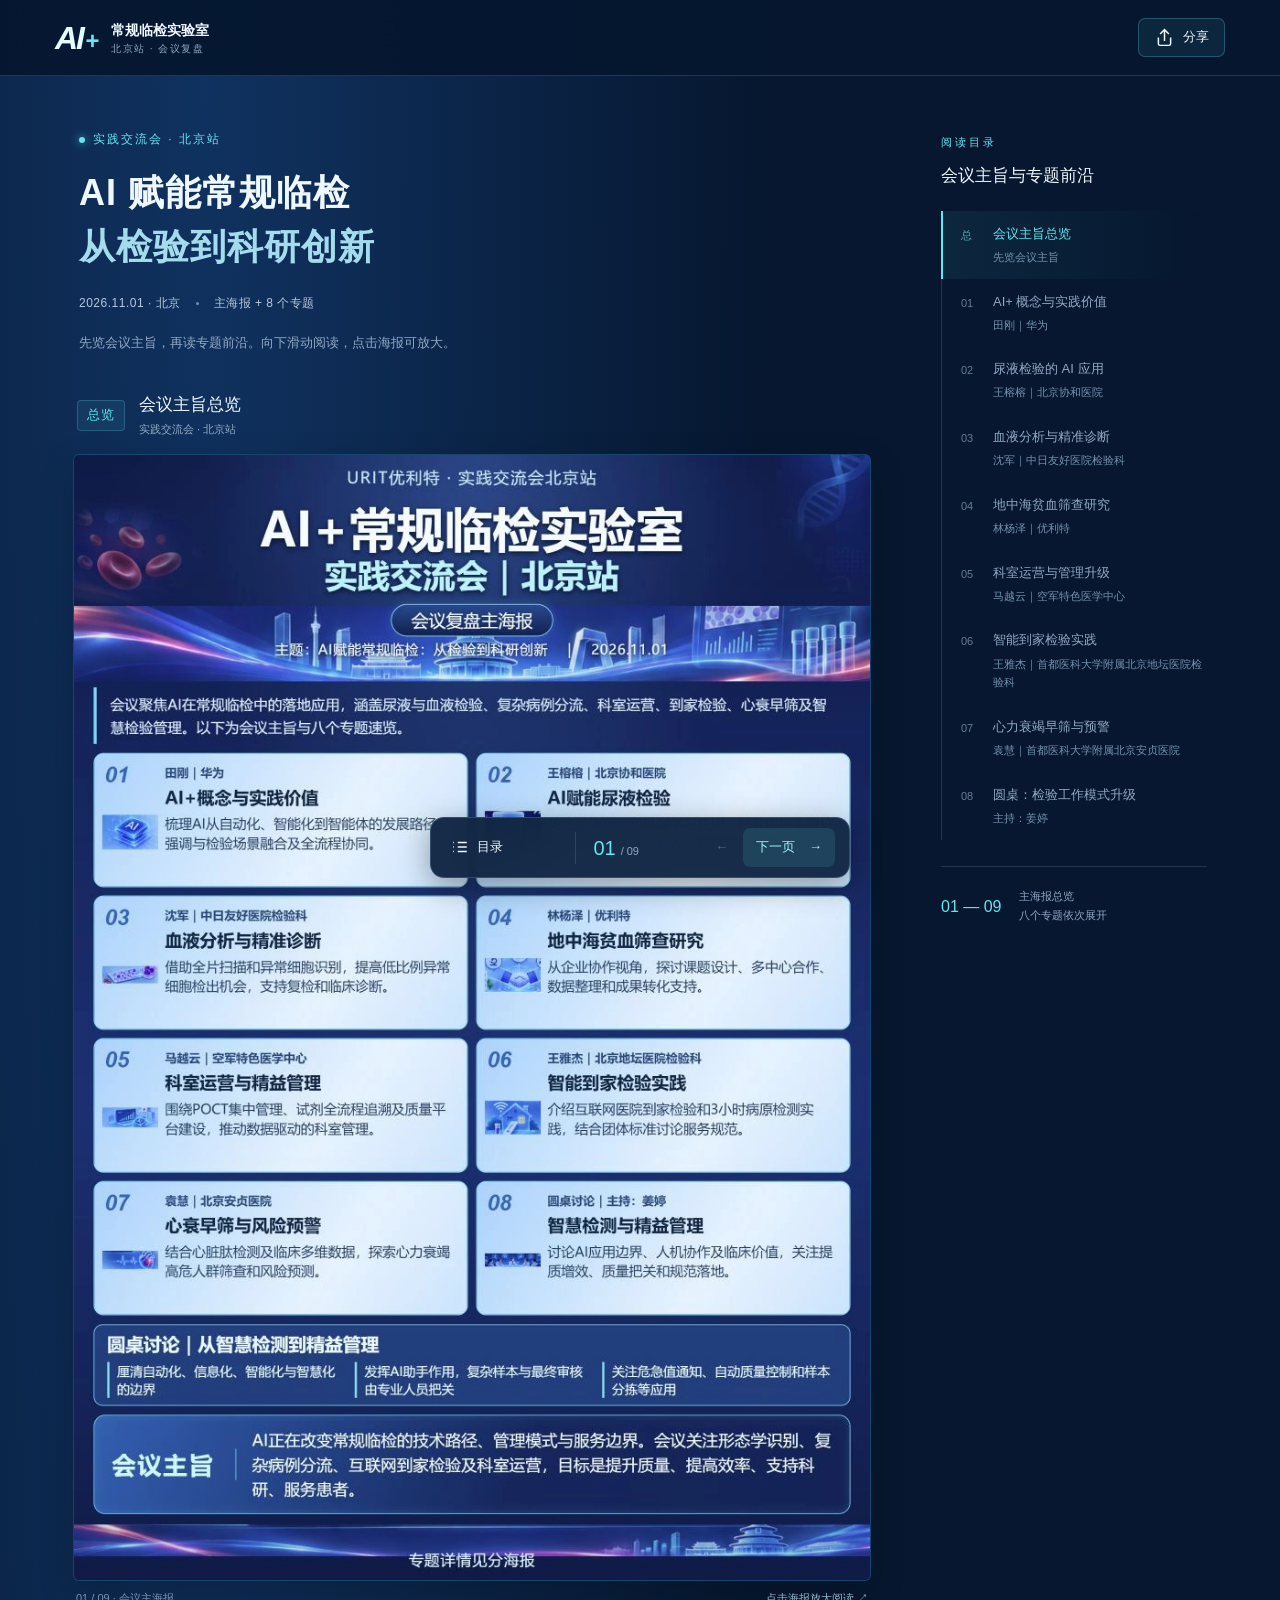
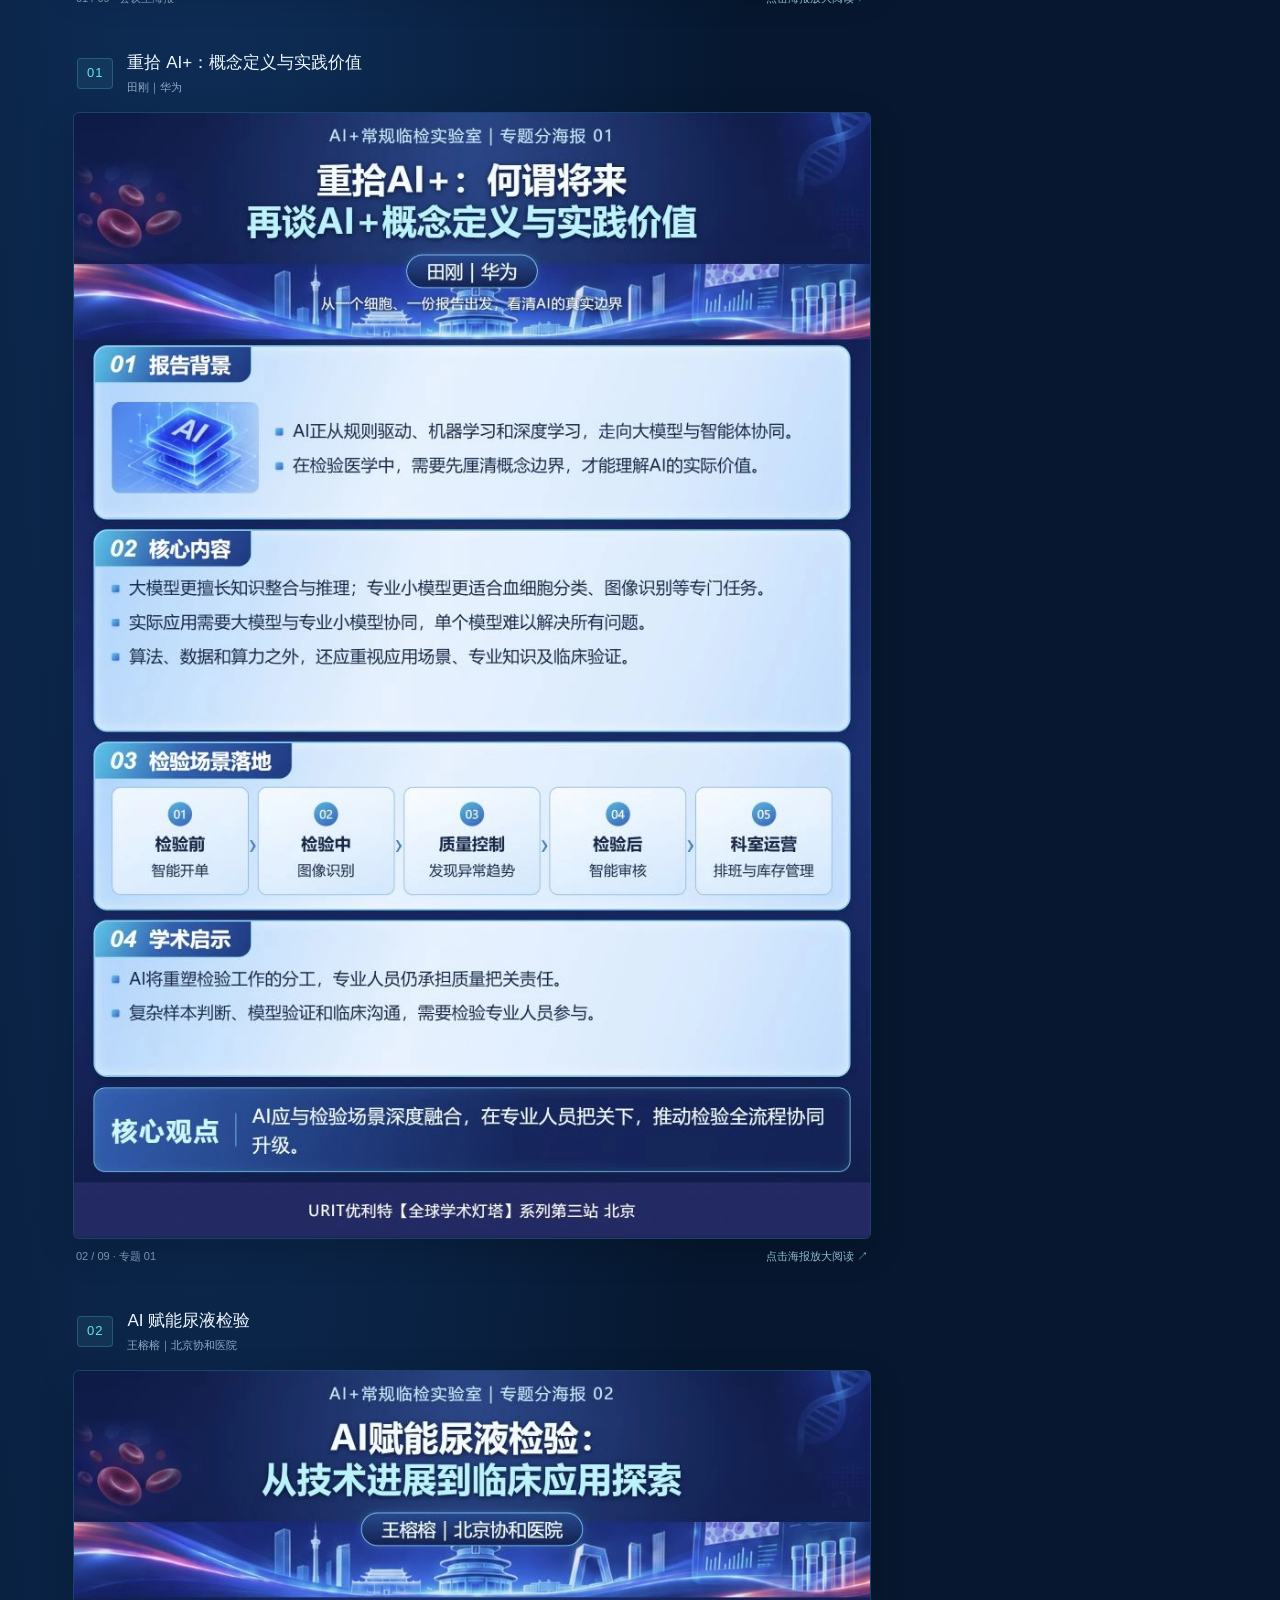
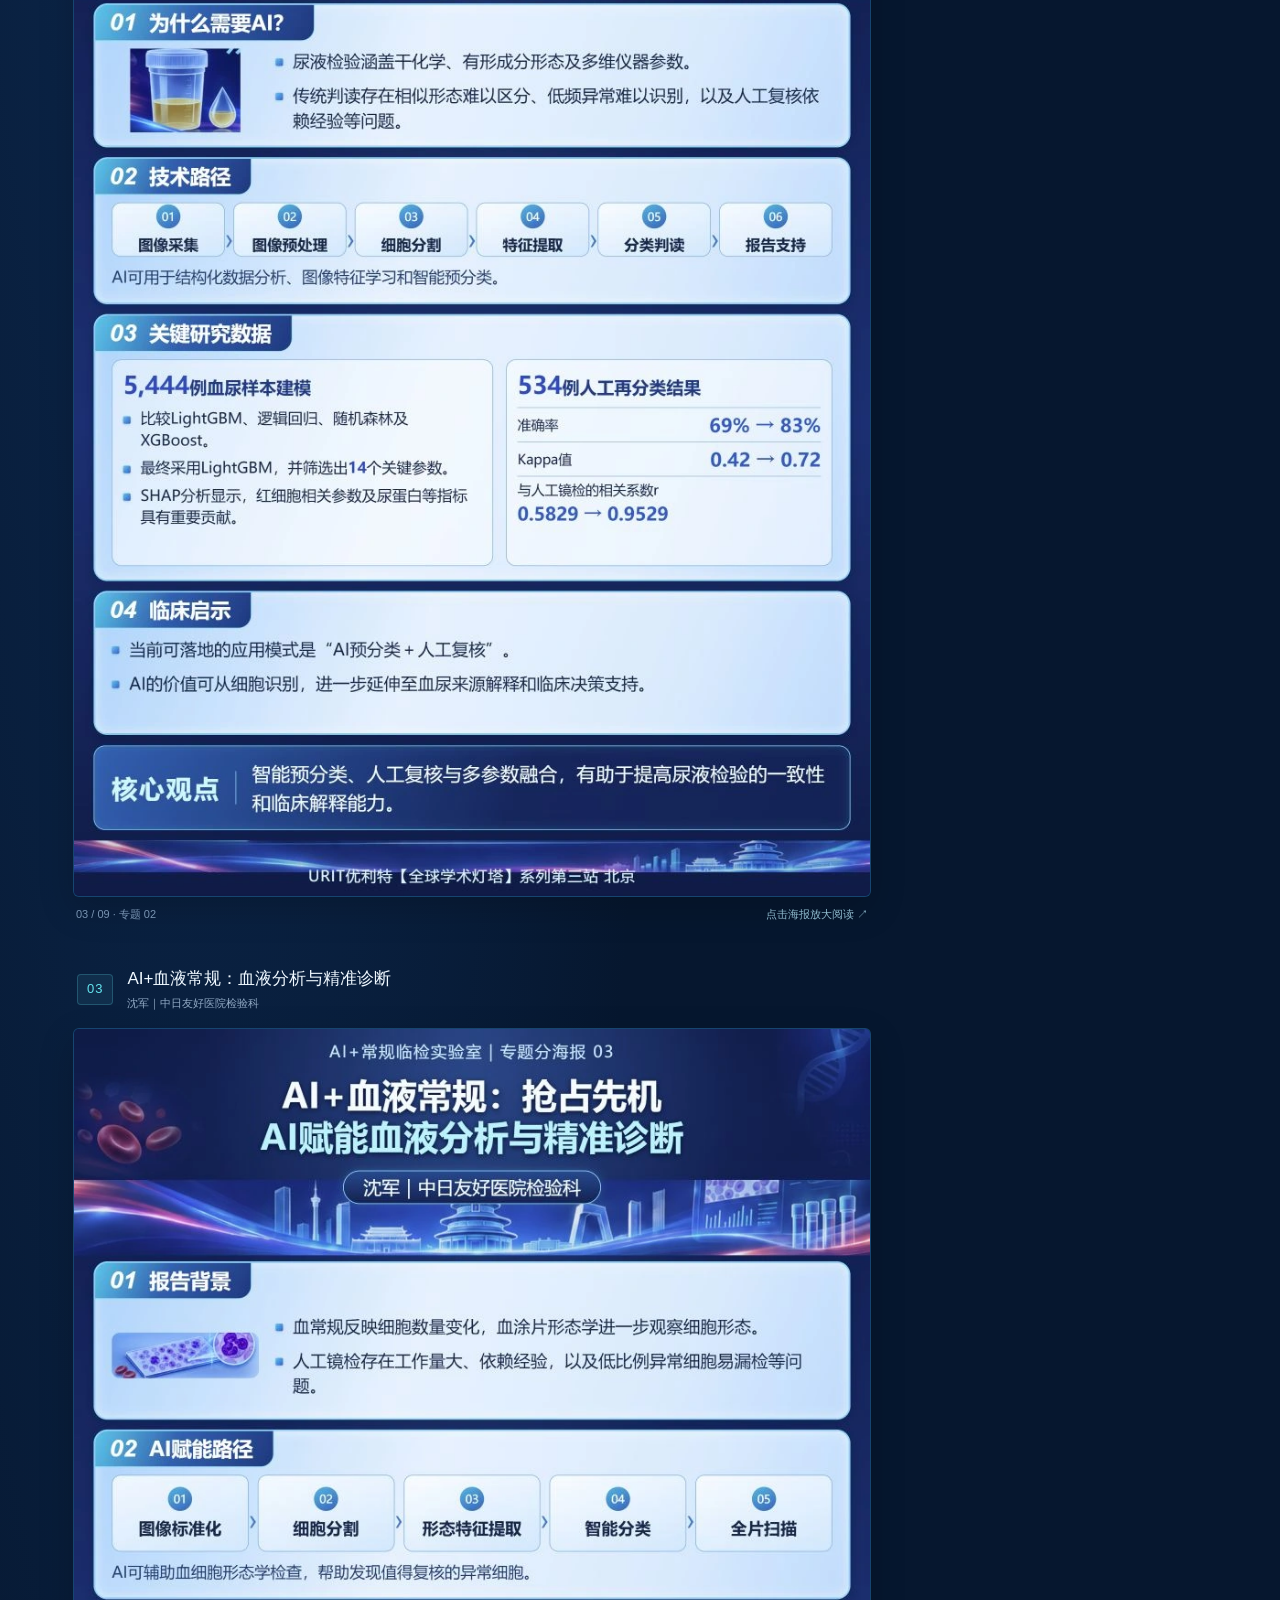
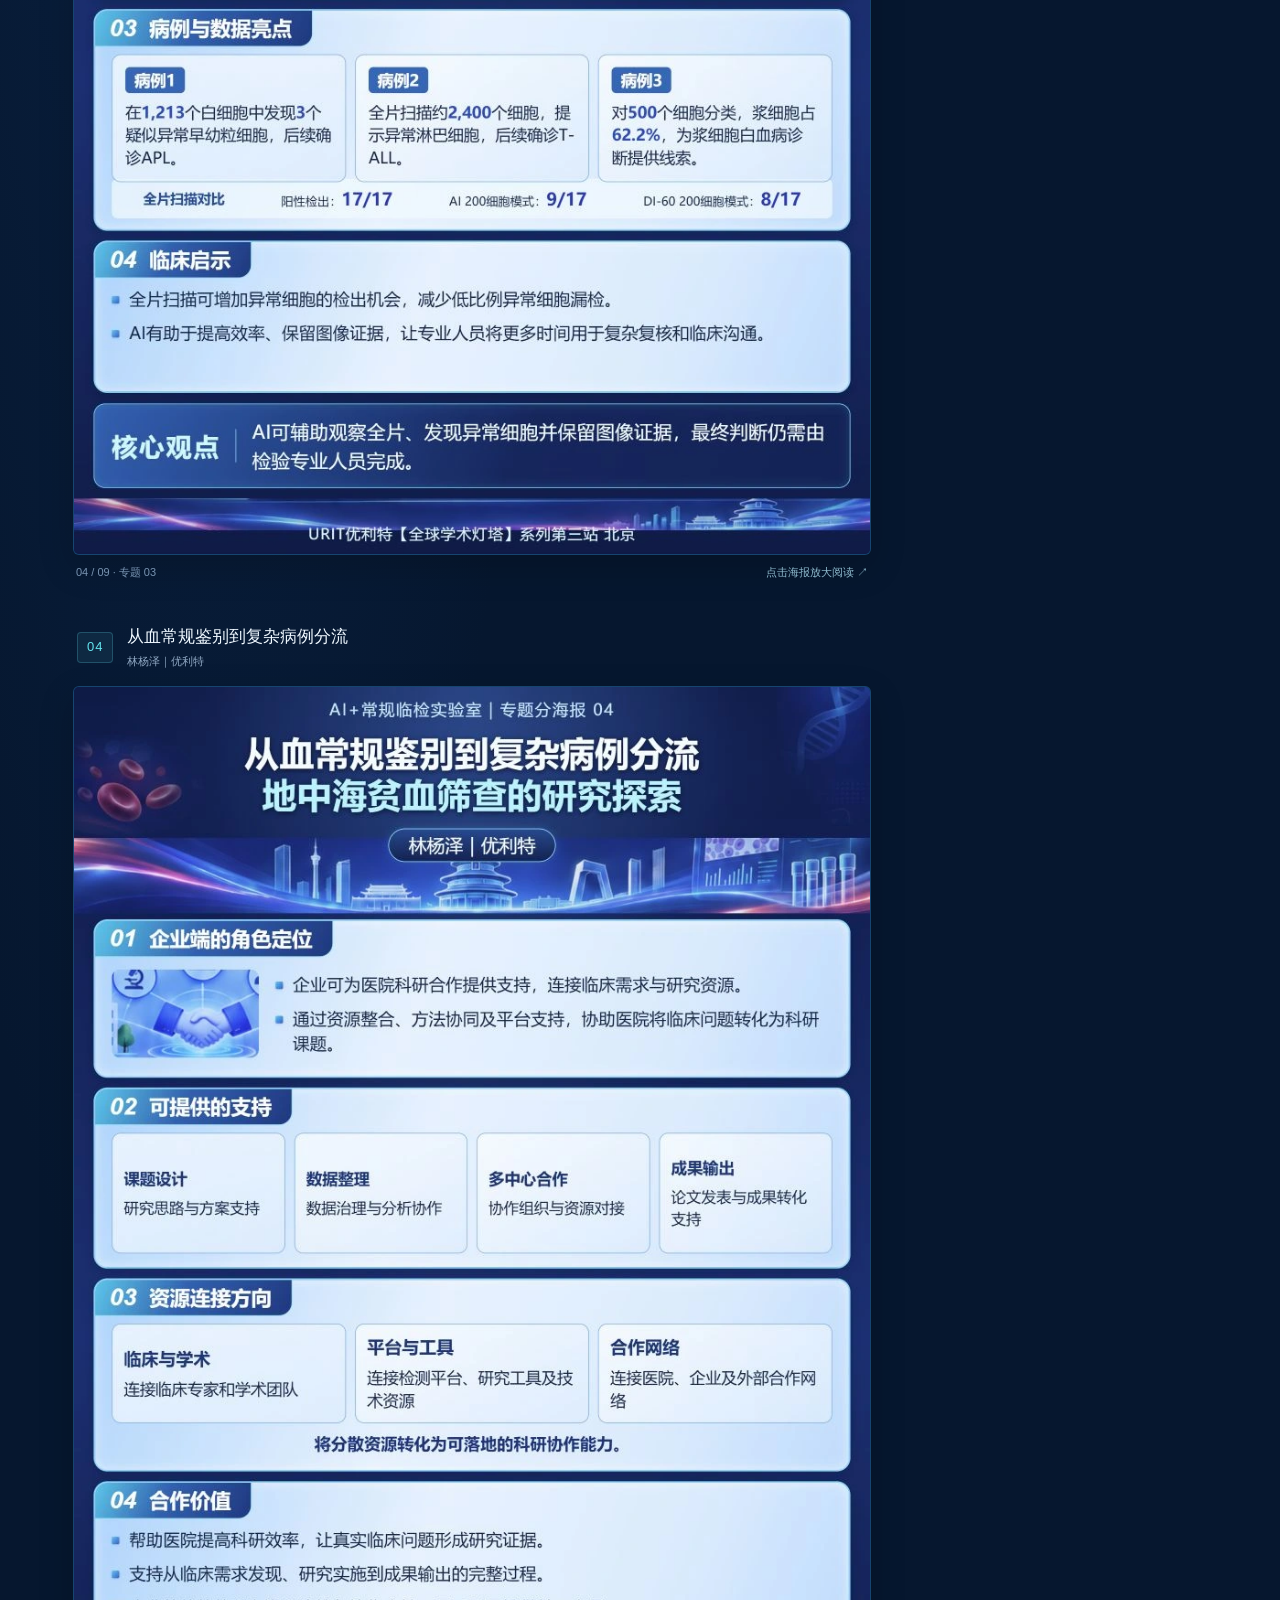
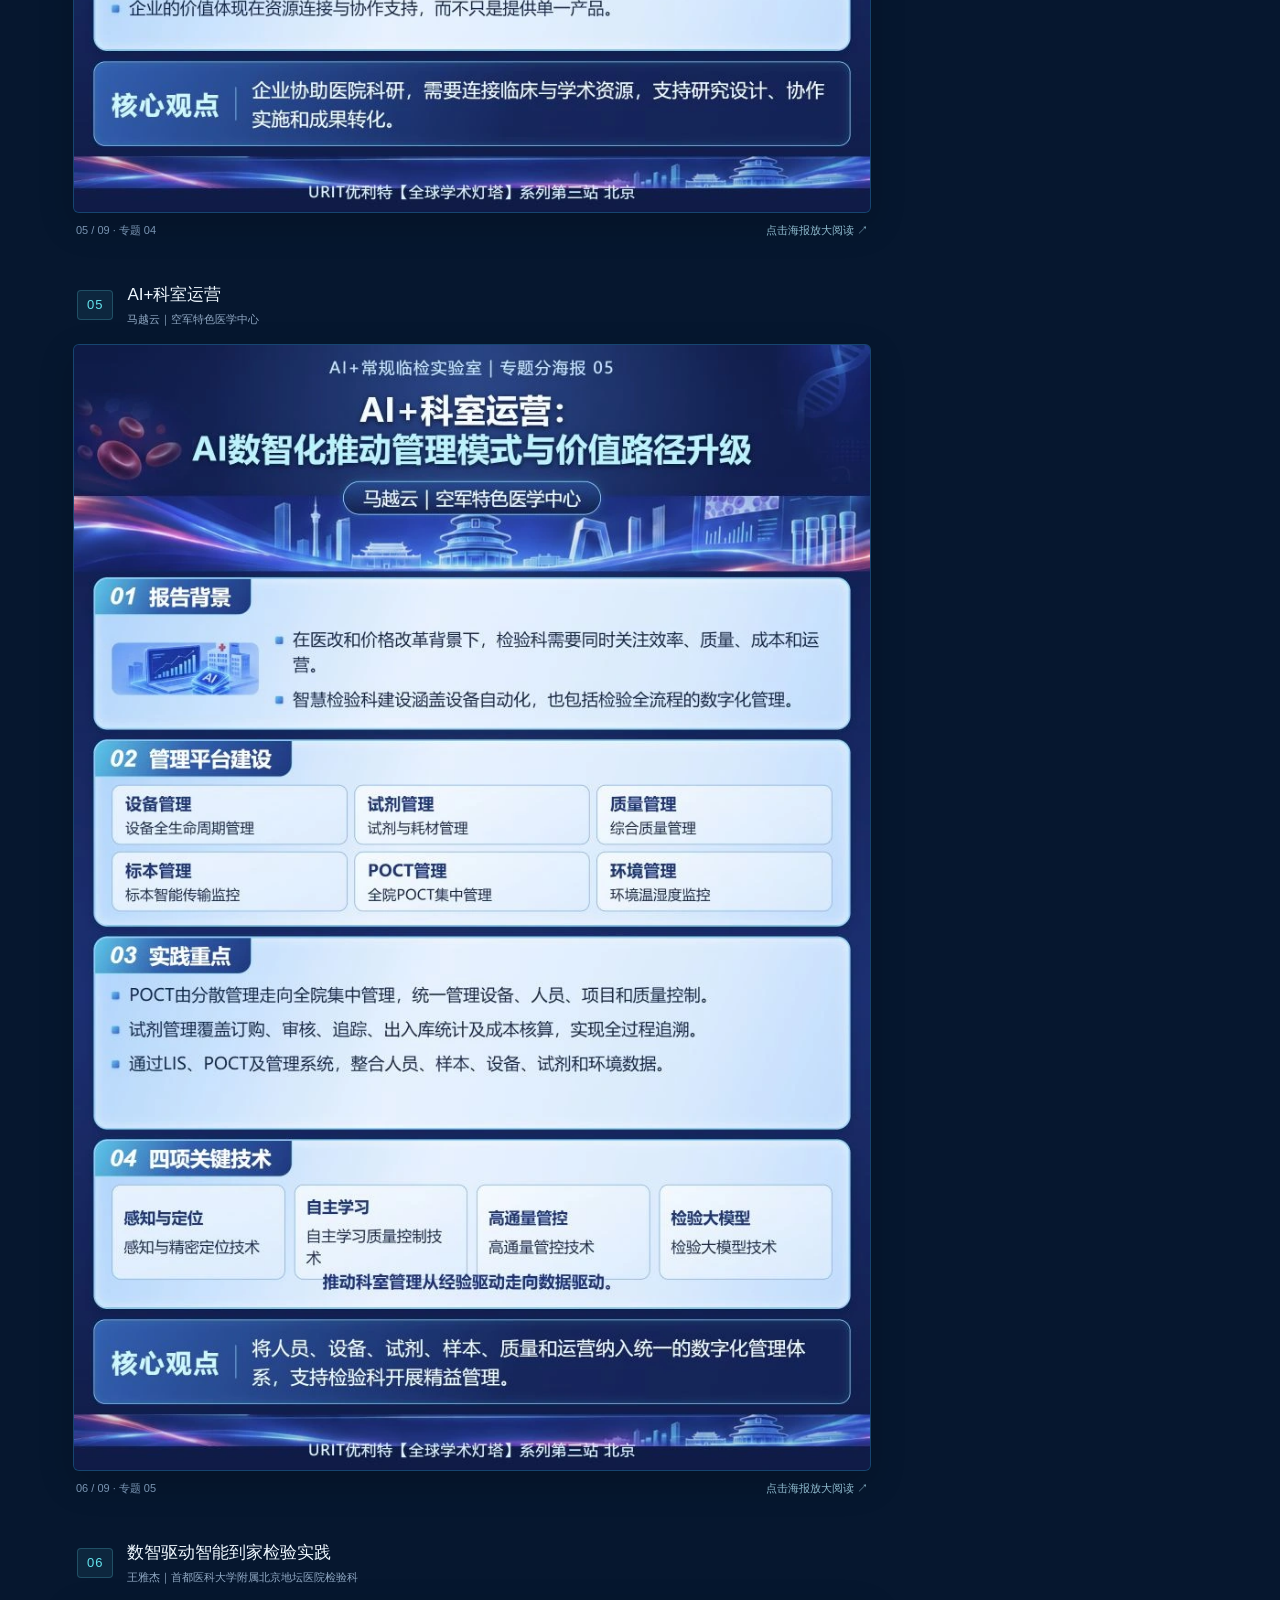
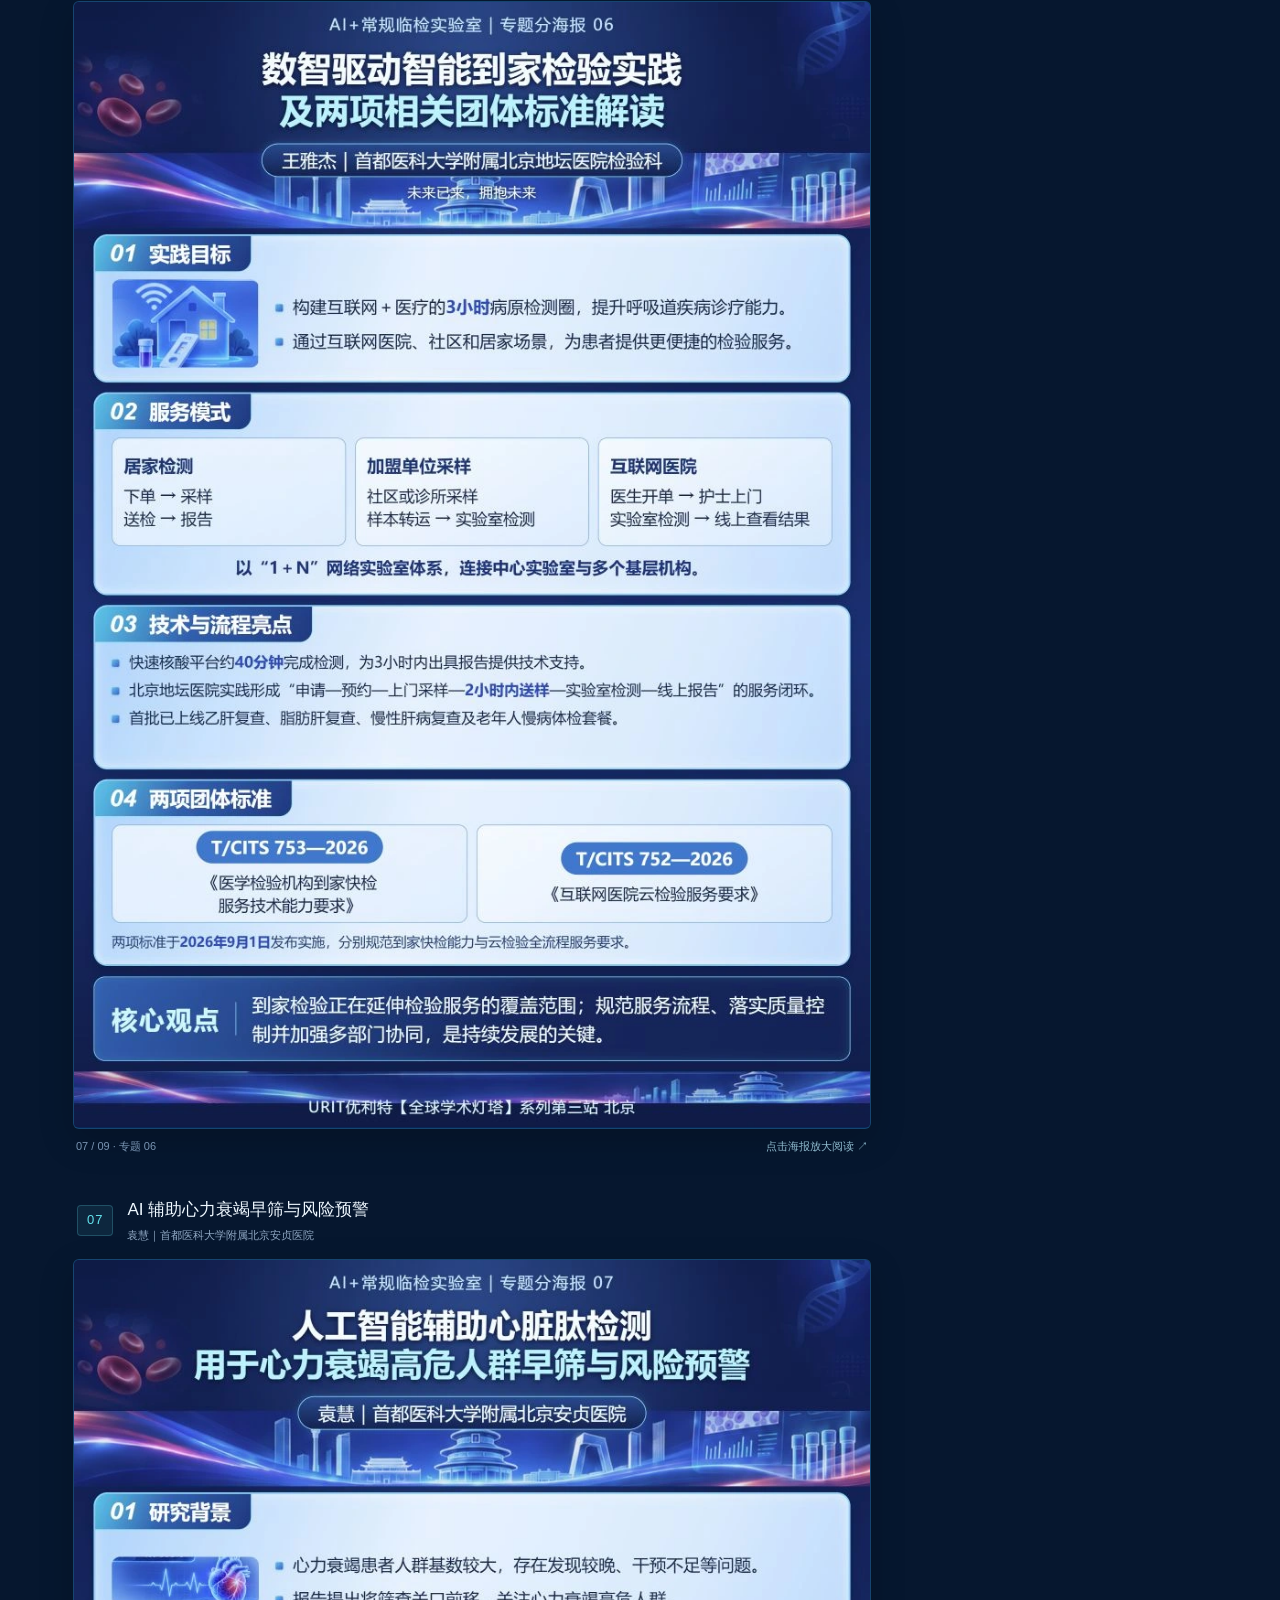
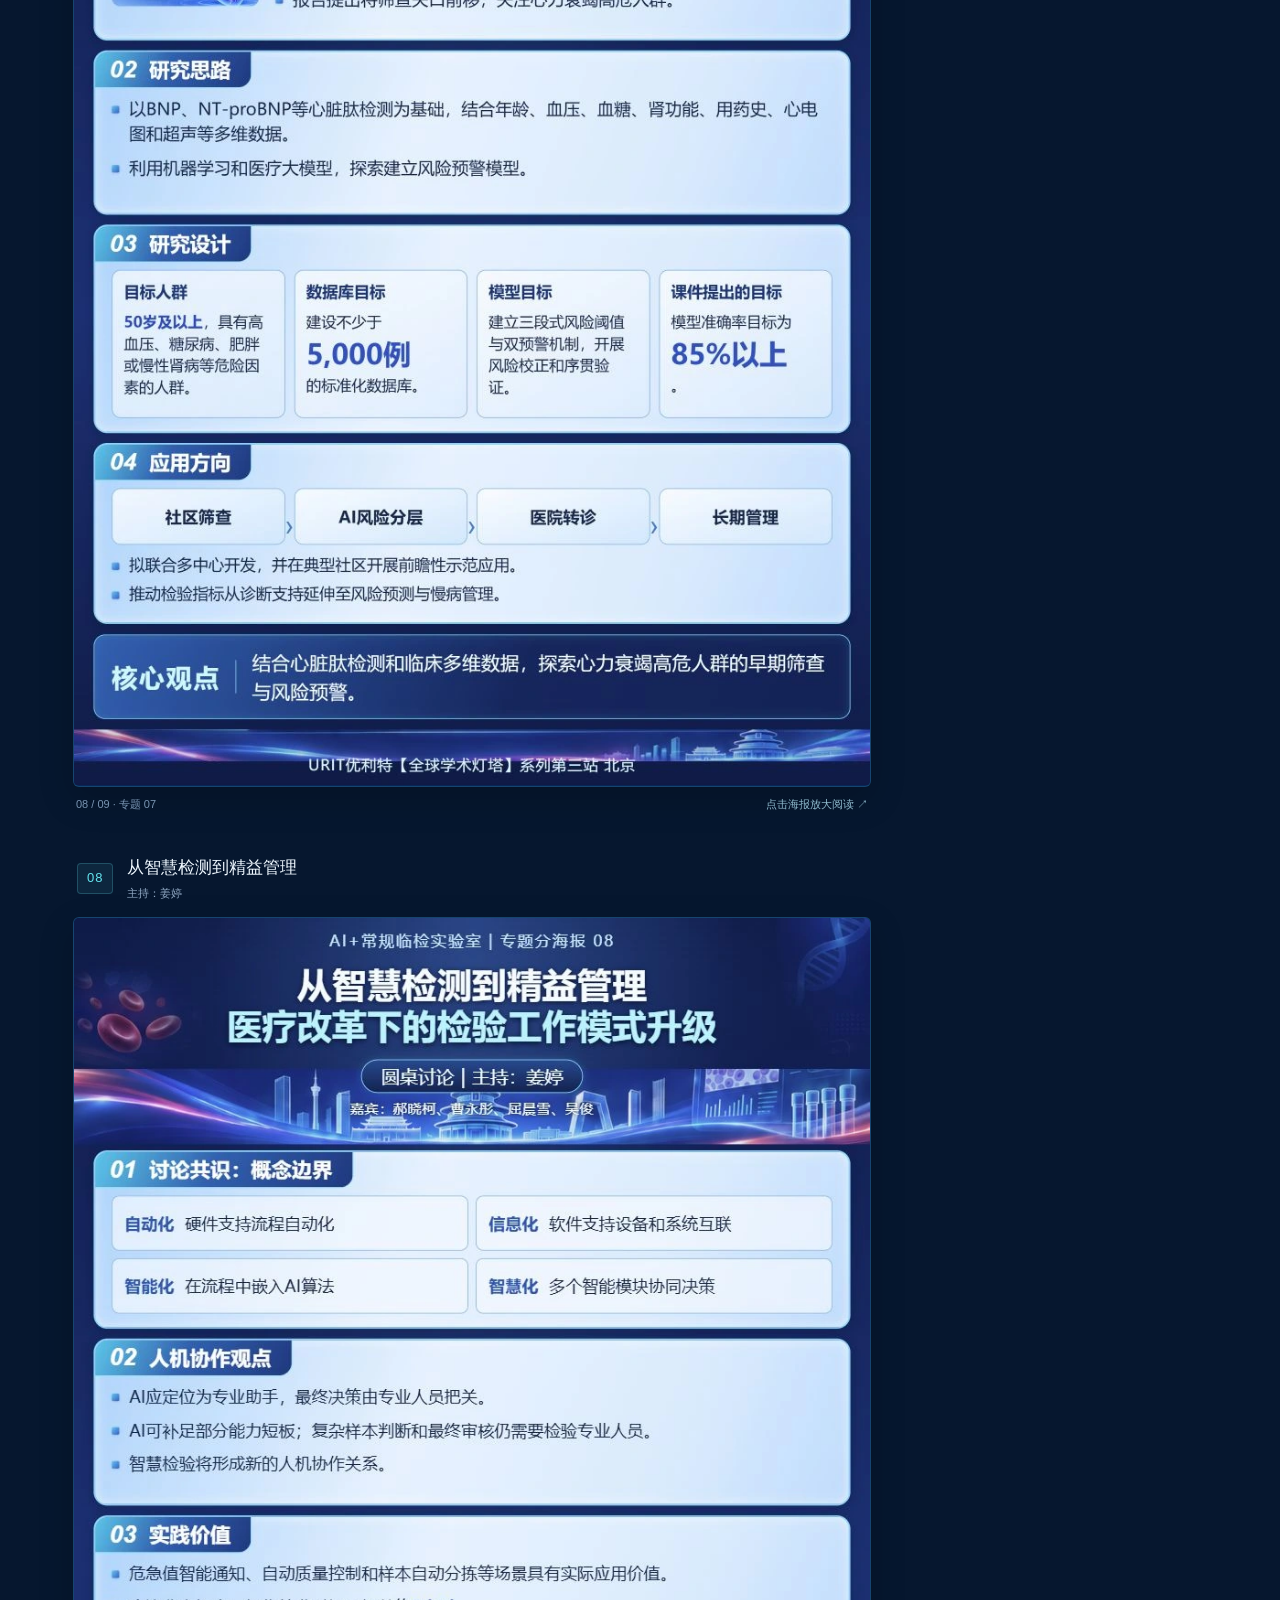
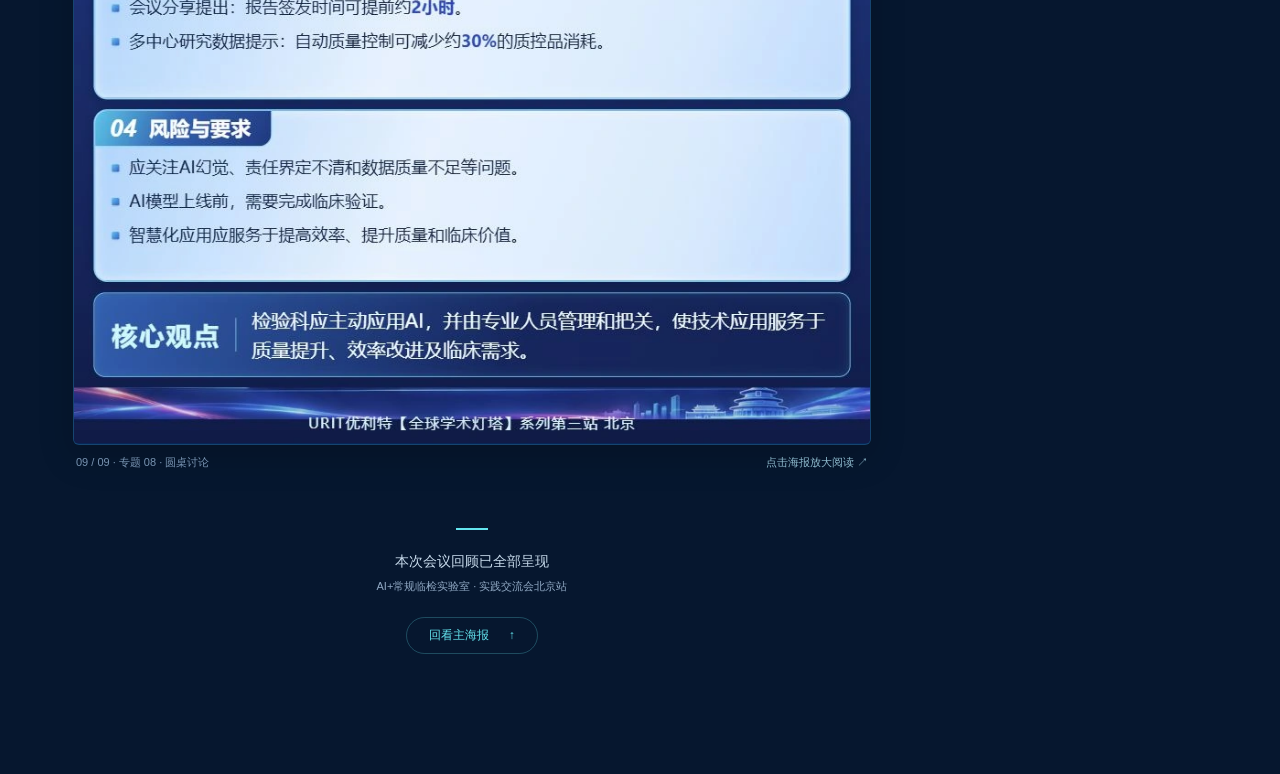
<file: beijing-ai-lab-review/index.html>
<!doctype html>
<html lang="zh-CN">
<head>
  <meta charset="utf-8">
  <meta name="viewport" content="width=device-width, initial-scale=1, viewport-fit=cover">
  <meta name="theme-color" content="#06172f">
  <title>AI+常规临检实验室｜北京站会议复盘</title>
  <meta name="description" content="2026年11月1日北京站实践交流会复盘：一张主海报、八个专题，了解AI赋能常规临检的会议主旨与科研前沿。">
  <meta property="og:url" content="https://acyyluck-a11y.github.io/shanghai-itinerary-2026/beijing-ai-lab-review/">
  <link rel="canonical" href="https://acyyluck-a11y.github.io/shanghai-itinerary-2026/beijing-ai-lab-review/">
  <meta property="og:type" content="website">
  <meta property="og:title" content="AI+常规临检实验室｜北京站会议复盘">
  <meta property="og:description" content="从检验到科研创新 · 主海报与八个专题完整回顾">
  <meta property="og:image" content="https://acyyluck-a11y.github.io/shanghai-itinerary-2026/beijing-ai-lab-review/share.jpg">
  <meta name="twitter:card" content="summary_large_image">
  <link rel="icon" type="image/svg+xml" href="favicon.svg">
  <link rel="preload" as="image" href="1.webp" fetchpriority="high">
  <link rel="stylesheet" href="style.css?v=3">
  <script src="app.js?v=7" defer></script>
</head>
<body>
  <a class="skip" href="#main">跳至会议内容</a>
  <header class="topbar">
    <a class="brand" href="#poster-0" aria-label="返回会议主海报"><span class="brand-symbol">AI<span>+</span></span><span>常规临检实验室<small>北京站 · 会议复盘</small></span></a>
    <button class="share-button" id="share" type="button"><svg viewBox="0 0 24 24" fill="none" stroke="currentColor" stroke-width="1.7" aria-hidden="true"><path d="M12 16V3m-5 5 5-5 5 5M5 12v7a2 2 0 0 0 2 2h10a2 2 0 0 0 2-2v-7"/></svg><span>分享</span></button>
    <div class="reading-track" aria-hidden="true"><span id="reading-progress"></span></div>
  </header>

  <div class="layout">
    <main id="main">
      <div class="intro">
        <p class="eyebrow"><span></span> 实践交流会 · 北京站</p>
        <h1>AI 赋能常规临检<br><span>从检验到科研创新</span></h1>
        <div class="intro-meta"><span>2026.11.01 · 北京</span><i></i><span>主海报 + 8 个专题</span></div>
        <p class="intro-guide">先览会议主旨，再读专题前沿。<br class="mobile-break">向下滑动阅读，点击海报可放大。</p>
      </div>
      <div id="posters"><section class="poster-section" id="poster-0" aria-labelledby="title-0"><div class="section-title"><span class="section-number">总览</span><div><h2 id="title-0">会议主旨总览</h2><small>实践交流会 · 北京站</small></div></div><button type="button" class="poster-button" data-page="0" aria-label="放大查看：会议主旨总览"><span class="poster-art"><img src="1.webp" alt="会议主海报：会议主旨总览，实践交流会 · 北京站" width="870" height="1230" fetchpriority="high" decoding="async"></span></button><p class="poster-caption"><span>01 / 09 · 会议主海报</span><span>点击海报放大阅读 ↗</span></p></section><section class="poster-section" id="poster-1" aria-labelledby="title-1"><div class="section-title"><span class="section-number">01</span><div><h2 id="title-1">重拾 AI+：概念定义与实践价值</h2><small>田刚｜华为</small></div></div><button type="button" class="poster-button" data-page="1" aria-label="放大查看：重拾 AI+：概念定义与实践价值"><span class="poster-art"><img src="1-1-footer-20261107-v3.webp" alt="专题 01：重拾 AI+：概念定义与实践价值，田刚｜华为" width="870" height="1230" loading="lazy" decoding="async"></span></button><p class="poster-caption"><span>02 / 09 · 专题 01</span><span>点击海报放大阅读 ↗</span></p></section><section class="poster-section" id="poster-2" aria-labelledby="title-2"><div class="section-title"><span class="section-number">02</span><div><h2 id="title-2">AI 赋能尿液检验</h2><small>王榕榕｜北京协和医院</small></div></div><button type="button" class="poster-button" data-page="2" aria-label="放大查看：AI 赋能尿液检验"><span class="poster-art"><img src="1-2.webp" alt="专题 02：AI 赋能尿液检验，王榕榕｜北京协和医院" width="870" height="1230" loading="lazy" decoding="async"></span></button><p class="poster-caption"><span>03 / 09 · 专题 02</span><span>点击海报放大阅读 ↗</span></p></section><section class="poster-section" id="poster-3" aria-labelledby="title-3"><div class="section-title"><span class="section-number">03</span><div><h2 id="title-3">AI+血液常规：血液分析与精准诊断</h2><small>沈军｜中日友好医院检验科</small></div></div><button type="button" class="poster-button" data-page="3" aria-label="放大查看：AI+血液常规：血液分析与精准诊断"><span class="poster-art"><img src="1-3.webp" alt="专题 03：AI+血液常规：血液分析与精准诊断，沈军｜中日友好医院检验科" width="870" height="1230" loading="lazy" decoding="async"></span></button><p class="poster-caption"><span>04 / 09 · 专题 03</span><span>点击海报放大阅读 ↗</span></p></section><section class="poster-section" id="poster-4" aria-labelledby="title-4"><div class="section-title"><span class="section-number">04</span><div><h2 id="title-4">从血常规鉴别到复杂病例分流</h2><small>林杨泽｜优利特</small></div></div><button type="button" class="poster-button" data-page="4" aria-label="放大查看：从血常规鉴别到复杂病例分流"><span class="poster-art"><img src="1-4.webp" alt="专题 04：从血常规鉴别到复杂病例分流，林杨泽｜优利特" width="870" height="1230" loading="lazy" decoding="async"></span></button><p class="poster-caption"><span>05 / 09 · 专题 04</span><span>点击海报放大阅读 ↗</span></p></section><section class="poster-section" id="poster-5" aria-labelledby="title-5"><div class="section-title"><span class="section-number">05</span><div><h2 id="title-5">AI+科室运营</h2><small>马越云｜空军特色医学中心</small></div></div><button type="button" class="poster-button" data-page="5" aria-label="放大查看：AI+科室运营"><span class="poster-art"><img src="1-5.webp" alt="专题 05：AI+科室运营，马越云｜空军特色医学中心" width="870" height="1230" loading="lazy" decoding="async"></span></button><p class="poster-caption"><span>06 / 09 · 专题 05</span><span>点击海报放大阅读 ↗</span></p></section><section class="poster-section" id="poster-6" aria-labelledby="title-6"><div class="section-title"><span class="section-number">06</span><div><h2 id="title-6">数智驱动智能到家检验实践</h2><small>王雅杰｜首都医科大学附属北京地坛医院检验科</small></div></div><button type="button" class="poster-button" data-page="6" aria-label="放大查看：数智驱动智能到家检验实践"><span class="poster-art"><img src="1-6-layout-20261107.webp" alt="专题 06：数智驱动智能到家检验实践，王雅杰｜首都医科大学附属北京地坛医院检验科" width="870" height="1230" loading="lazy" decoding="async"></span></button><p class="poster-caption"><span>07 / 09 · 专题 06</span><span>点击海报放大阅读 ↗</span></p></section><section class="poster-section" id="poster-7" aria-labelledby="title-7"><div class="section-title"><span class="section-number">07</span><div><h2 id="title-7">AI 辅助心力衰竭早筛与风险预警</h2><small>袁慧｜首都医科大学附属北京安贞医院</small></div></div><button type="button" class="poster-button" data-page="7" aria-label="放大查看：AI 辅助心力衰竭早筛与风险预警"><span class="poster-art"><img src="1-7.webp" alt="专题 07：AI 辅助心力衰竭早筛与风险预警，袁慧｜首都医科大学附属北京安贞医院" width="870" height="1230" loading="lazy" decoding="async"></span></button><p class="poster-caption"><span>08 / 09 · 专题 07</span><span>点击海报放大阅读 ↗</span></p></section><section class="poster-section" id="poster-8" aria-labelledby="title-8"><div class="section-title"><span class="section-number">08</span><div><h2 id="title-8">从智慧检测到精益管理</h2><small>主持：姜婷</small></div></div><button type="button" class="poster-button" data-page="8" aria-label="放大查看：从智慧检测到精益管理"><span class="poster-art"><img src="1-8.webp" alt="专题 08 · 圆桌讨论：从智慧检测到精益管理，主持：姜婷" width="870" height="1230" loading="lazy" decoding="async"></span></button><p class="poster-caption"><span>09 / 09 · 专题 08 · 圆桌讨论</span><span>点击海报放大阅读 ↗</span></p></section></div>
      <footer class="endnote"><span class="end-line"></span><p>本次会议回顾已全部呈现</p><span>AI+常规临检实验室 · 实践交流会北京站</span><button type="button" id="back-top">回看主海报 <span aria-hidden="true">↑</span></button></footer>
    </main>
    <aside class="desktop-toc" aria-label="会议目录"><div class="toc-inner"><p class="toc-eyebrow">阅读目录</p><h2>会议主旨与专题前沿</h2><nav id="desktop-links"></nav><div class="toc-note"><span>01 — 09</span><p>主海报总览<br>八个专题依次展开</p></div></div></aside>
  </div>

  <nav class="reader-bar" aria-label="阅读控制">
    <button type="button" id="open-toc" aria-haspopup="dialog"><svg viewBox="0 0 24 24" fill="none" stroke="currentColor" stroke-width="1.7" aria-hidden="true"><path d="M9 6h12M9 12h12M9 18h12M3 6h1M3 12h1M3 18h1"/></svg>目录</button>
    <span class="page-state"><strong id="current-page">01</strong><span>/ 09</span></span>
    <div class="page-controls"><button type="button" id="previous" aria-label="上一张海报">←</button><button type="button" id="next" aria-label="下一张海报">下一页 <span aria-hidden="true">→</span></button></div>
  </nav>

  <dialog class="toc-dialog" id="toc-dialog" aria-labelledby="toc-title"><div class="dialog-heading"><div><p class="eyebrow">会议复盘</p><h2 id="toc-title">阅读目录</h2></div><button type="button" class="close-button" id="close-toc" aria-label="关闭目录">×</button></div><nav id="mobile-links"></nav><p class="drawer-hint">按 1 → 1-1 → … → 1-8 顺序呈现</p></dialog>

  <dialog class="image-dialog" id="image-dialog" aria-label="海报放大查看"><div class="viewer-toolbar"><span id="viewer-title">会议主海报</span><button type="button" id="close-viewer" class="close-button" aria-label="关闭放大查看">×</button></div><div class="viewer-stage" id="viewer-stage"><div class="poster-art viewer-art" id="viewer-art"><img id="viewer-image" alt="" draggable="false"><span class="brand-footer" id="viewer-footer" hidden></span></div></div><div class="zoom-toolbar"><button type="button" id="zoom-out" aria-label="缩小海报">−</button><span id="zoom-label">100%</span><button type="button" id="zoom-in" aria-label="放大海报">+</button><span class="toolbar-divider"></span><button type="button" id="zoom-fit">适应屏幕</button><button type="button" id="zoom-original">原图</button></div><p class="viewer-help">放大后可上下左右滑动查看</p></dialog>

  <dialog class="share-dialog" id="share-dialog" aria-labelledby="share-title"><div class="dialog-heading"><h2 id="share-title">分享会议回顾</h2><button type="button" class="close-button" id="close-share" aria-label="关闭分享">×</button></div><p>复制链接，发给参会老师或科室同事。</p><label for="share-url">分享链接</label><input id="share-url" type="url" readonly><button type="button" class="primary-button" id="copy-link">复制链接</button><p class="share-hint">微信内可点击右上角“…”分享给朋友。</p></dialog>
  <div class="toast" id="toast" role="status" aria-live="polite"></div>
</body>
</html>
</file>
<file: beijing-ai-lab-review/style.css>
:root{color-scheme:dark;--bg:#06172f;--panel:#0c2444;--text:#eff8ff;--muted:#91a9c4;--cyan:#64e5ef;--line:rgba(151,193,229,.18);font-family:-apple-system,BlinkMacSystemFont,"PingFang SC","Microsoft YaHei",sans-serif}
*{box-sizing:border-box}html{scroll-behavior:smooth;scroll-padding-top:90px}body{margin:0;background:radial-gradient(ellipse at 16% 0,#103260 0,transparent 37%),var(--bg);color:var(--text);line-height:1.6;padding-bottom:110px}button,input,a{-webkit-tap-highlight-color:transparent}button,input{font:inherit}button{cursor:pointer;color:inherit}button,a{touch-action:manipulation}button:focus-visible,a:focus-visible,input:focus-visible{outline:2px solid var(--cyan);outline-offset:5px}a{color:inherit;text-decoration:none}button{border:0;background:none}svg{width:21px;height:21px;flex-shrink:0}button:disabled{opacity:.3;cursor:default}.skip{position:fixed;left:15px;top:-80px;background:var(--cyan);color:var(--bg);z-index:99;padding:10px}.skip:focus{top:12px}.topbar{height:76px;position:sticky;top:0;z-index:20;border-bottom:1px solid var(--line);background:rgba(6,23,47,.94);backdrop-filter:blur(16px);display:flex;align-items:center;justify-content:space-between;padding:0 max(28px,calc((100vw - 1170px)/2))}.brand{display:flex;align-items:center;gap:14px;font-size:14px;font-weight:600;line-height:1.5}.brand small{display:block;font-size:10px;font-weight:400;color:var(--muted);letter-spacing:1.5px}.brand-symbol{font-size:32px;font-style:italic;font-weight:800;letter-spacing:-2px;color:#e2fcff}.brand-symbol span{font-size:24px;color:var(--cyan);padding-left:2px}.share-button{display:flex;align-items:center;gap:8px;background:rgba(100,229,239,.08);border:1px solid rgba(100,229,239,.26);border-radius:7px;padding:8px 15px;font-size:13px}.share-button:hover{background:rgba(100,229,239,.17)}.reading-track{position:absolute;bottom:-1px;left:0;right:0;height:2px}.reading-track span{display:block;width:0;height:100%;background:var(--cyan);box-shadow:0 0 10px #36d8ff;transition:width .15s}
.layout{display:grid;grid-template-columns:minmax(0,800px) 266px;gap:70px;max-width:1170px;margin:0 auto;padding:0 18px}.intro{padding:54px 6px 36px}.eyebrow{display:flex;align-items:center;gap:8px;font-size:12px;letter-spacing:2px;color:var(--cyan);margin:0 0 17px}.eyebrow>span{display:inline-block;width:6px;height:6px;background:var(--cyan);border-radius:50%;box-shadow:0 0 10px #4bcbe8}h1{font-size:36px;line-height:1.5;letter-spacing:1px;margin:0 0 20px;font-weight:650}h1 span{color:#a5dced}.intro-meta{display:flex;align-items:center;gap:15px;color:#b6c8dc;font-size:12px;letter-spacing:.5px}.intro-meta i{width:3px;height:3px;background:#6d91b2;border-radius:50%}.intro-guide{font-size:13px;color:var(--muted);margin:18px 0 0;line-height:1.9}.mobile-break{display:none}.poster-section{scroll-margin-top:96px;margin:0 0 42px}.section-title{display:flex;align-items:center;gap:14px;padding:0 4px;margin:0 0 15px}.section-number{font-family:Arial,sans-serif;font-size:13px;letter-spacing:1px;color:var(--cyan);background:rgba(100,229,239,.08);border:1px solid rgba(100,229,239,.22);padding:4px 9px;border-radius:4px}.section-title h2{font-size:17px;font-weight:500;margin:0;line-height:1.55}.section-title small{color:var(--muted);font-size:11px;display:block;font-weight:400;margin-top:3px}.poster-button{display:block;width:100%;padding:0;overflow:hidden;border-radius:6px;background:#072657;box-shadow:0 12px 35px rgba(0,0,0,.18);border:1px solid rgba(100,229,239,.16);line-height:0}.poster-button img{width:100%;height:auto;display:block}.poster-button:hover{border-color:rgba(100,229,239,.65)}.poster-caption{display:flex;justify-content:space-between;color:#7994b2;font-size:11px;margin:9px 3px 0}.poster-caption span:last-child{color:#8fbbce}.image-error{padding:35px 20px;font-size:14px;line-height:1.8;color:#d9e9fc}.image-error button{text-decoration:underline;color:var(--cyan)}
.desktop-toc{position:relative;padding-top:58px}.toc-inner{position:sticky;top:116px}.toc-eyebrow{color:var(--cyan);font-size:11px;letter-spacing:3px;margin:0 0 10px}.toc-inner h2{font-size:17px;font-weight:500;margin:0 0 22px}.toc-inner nav{border-left:1px solid var(--line)}.toc-link{display:flex;align-items:flex-start;gap:14px;color:var(--muted);padding:12px 5px 12px 18px;font-size:13px;border-left:2px solid transparent;margin-left:-1px;line-height:1.7}.toc-link:hover{color:var(--text);background:rgba(255,255,255,.025)}.toc-link[aria-current="true"]{border-color:var(--cyan);color:var(--cyan);background:linear-gradient(90deg,rgba(100,229,239,.08),transparent)}.toc-link .toc-num{font:11px/2 Arial,sans-serif;opacity:.7;min-width:18px;padding-top:1px}.toc-link small{display:block;font-size:11px;color:#7493af;margin-top:3px}.toc-note{margin-top:26px;border-top:1px solid var(--line);padding-top:20px;font-size:11px;color:var(--muted);display:flex;align-items:center;gap:18px}.toc-note>span{color:var(--cyan);font-size:16px;font-weight:300;white-space:nowrap}.toc-note p{margin:0;line-height:1.8}.endnote{text-align:center;padding:15px 10px 10px;color:var(--muted);font-size:11px}.end-line{display:block;width:32px;height:2px;background:var(--cyan);margin:0 auto 20px}.endnote p{color:#c9dced;font-size:14px;margin:0 0 5px}.endnote button{display:block;margin:22px auto 0;color:var(--cyan);border:1px solid rgba(100,229,239,.25);border-radius:30px;padding:8px 22px;font-size:12px}.endnote button span{margin-left:16px}
.reader-bar{position:fixed;bottom:22px;left:50%;transform:translateX(-50%);width:420px;max-width:calc(100vw - 30px);height:61px;background:rgba(15,37,65,.96);border:1px solid rgba(135,184,217,.25);border-radius:14px;z-index:25;box-shadow:0 8px 30px rgba(0,0,0,.35);backdrop-filter:blur(20px);display:flex;align-items:center;justify-content:space-between;padding:0 14px;gap:12px}.reader-bar>button{display:flex;align-items:center;gap:8px;font-size:13px;padding:10px 6px}.reader-bar svg{width:18px;height:18px}.page-state{display:flex;align-items:baseline;gap:5px;font-family:Arial,sans-serif;font-size:11px;color:var(--muted);border-left:1px solid var(--line);padding-left:17px}.page-state strong{font-size:20px;font-weight:400;color:var(--cyan)}.page-controls{display:flex;gap:5px;align-items:center}.page-controls button{font-size:13px;padding:10px;border-radius:7px}.page-controls button:last-child{background:rgba(100,229,239,.12);color:#a4f4fa;padding:9px 13px}.page-controls button:last-child span{margin-left:10px}
dialog{color:var(--text);background:#0b213e;border:1px solid var(--line);padding:0;border-radius:16px;box-shadow:0 20px 80px #0007}dialog::backdrop{background:rgba(0,8,22,.78);backdrop-filter:blur(5px)}.dialog-heading{display:flex;align-items:center;justify-content:space-between;padding:24px 25px 16px;gap:20px}.dialog-heading h2{font-size:22px;margin:0;font-weight:500}.dialog-heading .eyebrow{margin:0 0 5px;font-size:10px}.close-button{width:44px;height:44px;display:grid;place-items:center;font:30px/1 Arial,sans-serif;color:#a8bdd5;border-radius:50%;flex-shrink:0}.close-button:hover{background:#ffffff0d}.toc-dialog{width:450px;max-width:calc(100vw - 28px);max-height:calc(100dvh - 50px);overscroll-behavior:contain}.toc-dialog nav{padding:0 18px}.toc-dialog .toc-link{border-left:0;border-radius:7px;padding:12px 14px;margin:0}.toc-dialog .toc-link[aria-current="true"]{background:rgba(100,229,239,.1)}.drawer-hint{color:var(--muted);text-align:center;font-size:11px;margin:20px 0}.image-dialog{width:100vw;height:100dvh;max-width:100vw;max-height:100dvh;margin:0;border:0;border-radius:0;background:#041125;overflow:hidden}.image-dialog[open]{display:flex;flex-direction:column}.viewer-toolbar{display:flex;align-items:center;justify-content:space-between;flex-shrink:0;padding:6px 12px 6px 20px;border-bottom:1px solid var(--line);font-size:13px;height:58px;background:#081c35}.viewer-toolbar>span{overflow:hidden;text-overflow:ellipsis;white-space:nowrap}.viewer-stage{flex:1;min-height:0;width:100%;overflow:auto;overscroll-behavior:contain;scrollbar-width:thin}.viewer-stage img{display:block;margin:0 auto;max-width:none;height:auto;user-select:none}.zoom-toolbar{display:flex;gap:8px;align-items:center;justify-content:center;background:#081c35;border-top:1px solid var(--line);flex-shrink:0;padding:8px 10px 4px}.zoom-toolbar button{font-size:12px;border-radius:6px;padding:8px 12px;background:#ffffff0a;min-height:40px}.zoom-toolbar button:first-child,.zoom-toolbar button:nth-child(3){font-size:23px;line-height:1;padding:4px 12px;min-width:42px}.zoom-toolbar>span{font:12px Arial,sans-serif;min-width:38px;text-align:center;color:var(--muted)}.zoom-toolbar .toolbar-divider{min-width:1px;height:18px;background:var(--line);margin:0 3px}.viewer-help{background:#081c35;color:var(--muted);text-align:center;font-size:10px;margin:0;flex-shrink:0;padding:2px 8px max(9px,env(safe-area-inset-bottom))}.share-dialog{width:430px;max-width:calc(100vw - 30px);padding-bottom:22px}.share-dialog .dialog-heading{padding-bottom:5px}.share-dialog>p,.share-dialog>label{display:block;margin:10px 25px;color:var(--muted);font-size:13px}.share-dialog>label{font-size:11px;margin-top:20px}.share-dialog input{display:block;width:calc(100% - 50px);margin:0 25px;padding:12px;border:1px solid var(--line);background:#06172f;border-radius:6px;color:#b7c9de;font-size:12px}.primary-button{display:block;background:var(--cyan);color:#062037;width:calc(100% - 50px);margin:16px 25px;border-radius:6px;font-size:14px;font-weight:600;padding:11px}.share-dialog .share-hint{font-size:11px;line-height:1.8;margin-top:16px}.toast{position:fixed;bottom:103px;left:50%;transform:translate(-50%,8px);z-index:100;background:#e7fbff;color:#06304c;border-radius:8px;padding:10px 20px;box-shadow:0 5px 20px #0003;font-size:13px;max-width:90vw;width:max-content;opacity:0;pointer-events:none;transition:.2s}.toast.visible{opacity:1;transform:translate(-50%,0)}body.modal-open{overflow:hidden}
@media(min-width:1400px){.layout{gap:80px;grid-template-columns:minmax(0,800px) 266px;max-width:1190px}.reader-bar{margin-left:-166px}}
@media(max-width:1000px){.layout{grid-template-columns:minmax(0,760px);max-width:796px;gap:0}.desktop-toc{display:none}.topbar{padding:0 24px}.intro{padding-top:42px}.reader-bar{margin-left:0}}
@media(max-width:600px){body{padding-bottom:100px;background:radial-gradient(ellipse at 10% 0,#103260 0,transparent 26%),var(--bg)}.topbar{height:63px;padding:0 17px}.brand{gap:10px;font-size:12px}.brand small{font-size:9px;letter-spacing:1px}.brand-symbol{font-size:28px}.brand-symbol span{font-size:20px}.share-button{font-size:12px;padding:7px 11px;gap:6px}.share-button svg{width:16px;height:16px}.layout{display:block;padding:0 12px}.intro{padding:30px 6px 28px}.eyebrow{font-size:10px;letter-spacing:1.5px;margin-bottom:12px}h1{font-size:27px;line-height:1.55;margin-bottom:15px;letter-spacing:.3px}.intro-meta{font-size:10px;gap:10px}.intro-guide{font-size:11px;margin-top:13px}.mobile-break{display:block}.poster-section{margin-bottom:30px;scroll-margin-top:80px}.section-title{gap:10px;margin-bottom:11px;padding:0 3px}.section-title h2{font-size:14px}.section-title small{font-size:10px;margin-top:1px}.section-number{font-size:11px;padding:3px 7px}.poster-button{border-radius:4px}.poster-caption{font-size:9px;margin-top:7px}.reader-bar{bottom:max(12px,env(safe-area-inset-bottom));height:58px;border-radius:12px;padding:0 10px;gap:8px}.reader-bar>button{font-size:12px;gap:6px}.page-state{padding-left:14px}.page-controls button:last-child{font-size:12px;padding:9px 10px}.page-controls button:last-child span{margin-left:6px}.endnote{padding-top:5px}.endnote p{font-size:13px}.endnote>span:last-of-type{font-size:10px}.toc-dialog{margin:auto 8px 8px;width:calc(100vw - 16px);max-width:none;max-height:calc(100dvh - 25px);border-radius:18px}.dialog-heading{padding:18px 20px 12px}.dialog-heading h2{font-size:20px}.toc-dialog .toc-link{font-size:13px;padding:10px 12px}.toc-link small{font-size:10px}.drawer-hint{margin:12px 0 16px}.toc-dialog nav{padding:0 10px}.zoom-toolbar{gap:5px}.zoom-toolbar button{padding:7px 9px}.viewer-toolbar{padding-left:13px}.viewer-toolbar>span{font-size:12px}.toast{bottom:90px}}
html{scroll-padding-top:0}
.poster-art{position:relative;display:block;container-type:inline-size;line-height:0}
.brand-footer{position:absolute;inset:auto 0 0;height:3.85%;display:flex;align-items:center;justify-content:center;padding:0 3%;background:linear-gradient(180deg,#062b68,#05235d);border-top:1px solid rgba(105,218,255,.18);color:#effbff;font:500 2.15cqw/1.25 -apple-system,BlinkMacSystemFont,"PingFang SC","Microsoft YaHei",sans-serif;letter-spacing:.09cqw;white-space:nowrap;pointer-events:none;text-shadow:0 0 5px rgba(89,203,255,.25)}
.brand-footer[hidden]{display:none}
.viewer-art{margin:0 auto;max-width:none}
.viewer-art img{width:100%}
@media(prefers-reduced-motion:reduce){html{scroll-behavior:auto}*{transition:none!important}}
</file>
